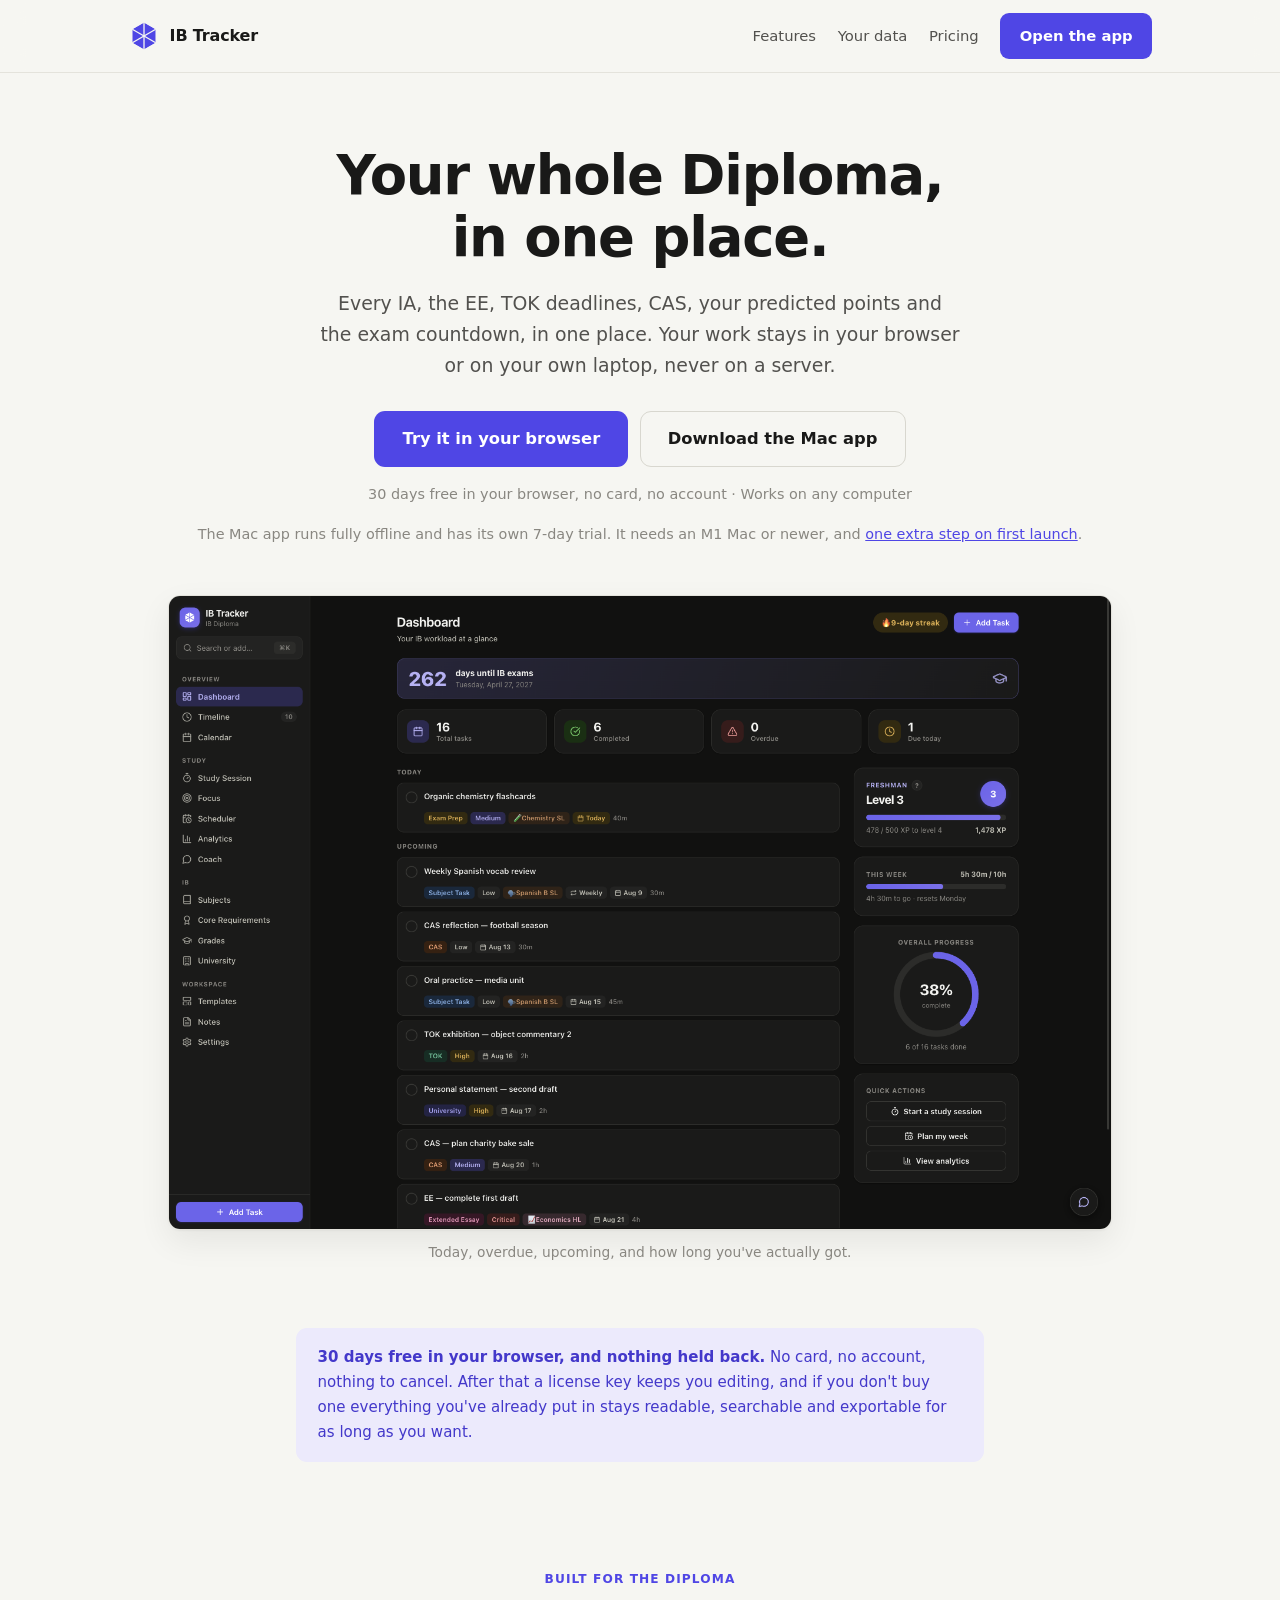
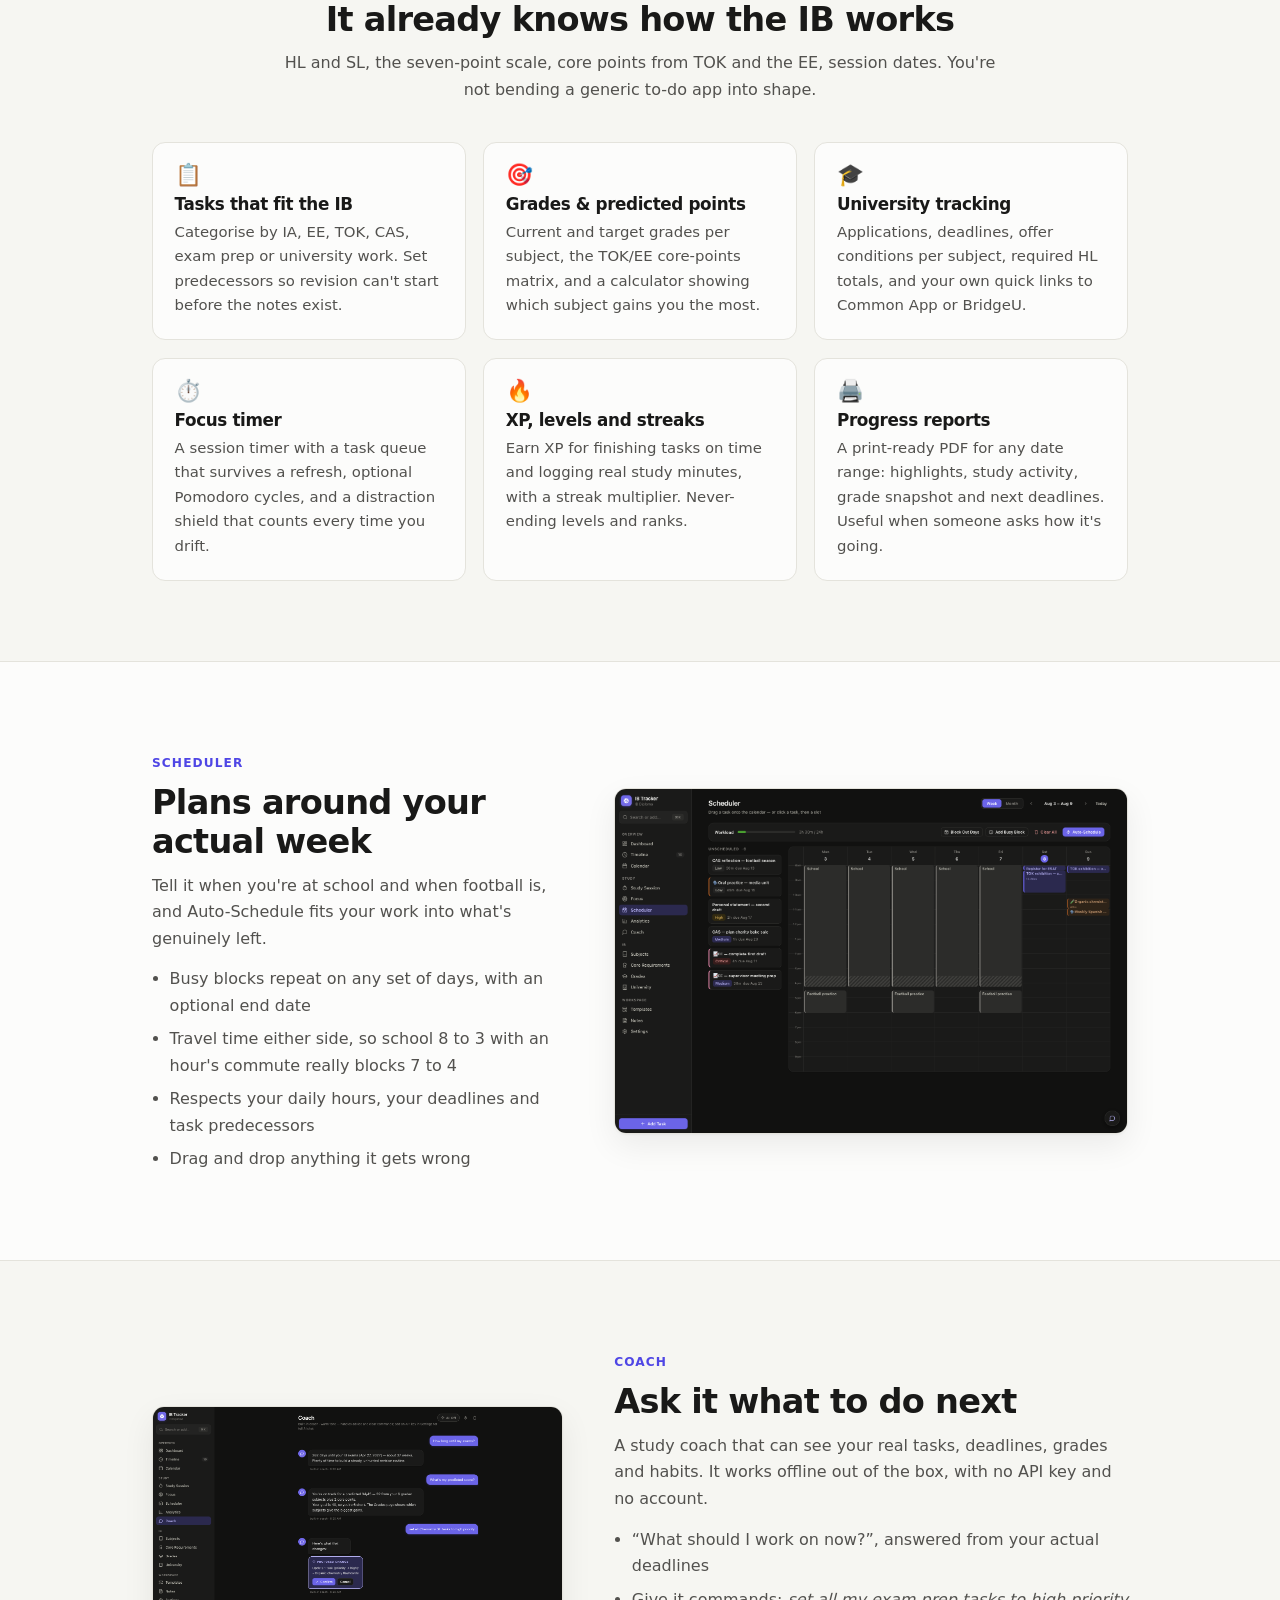
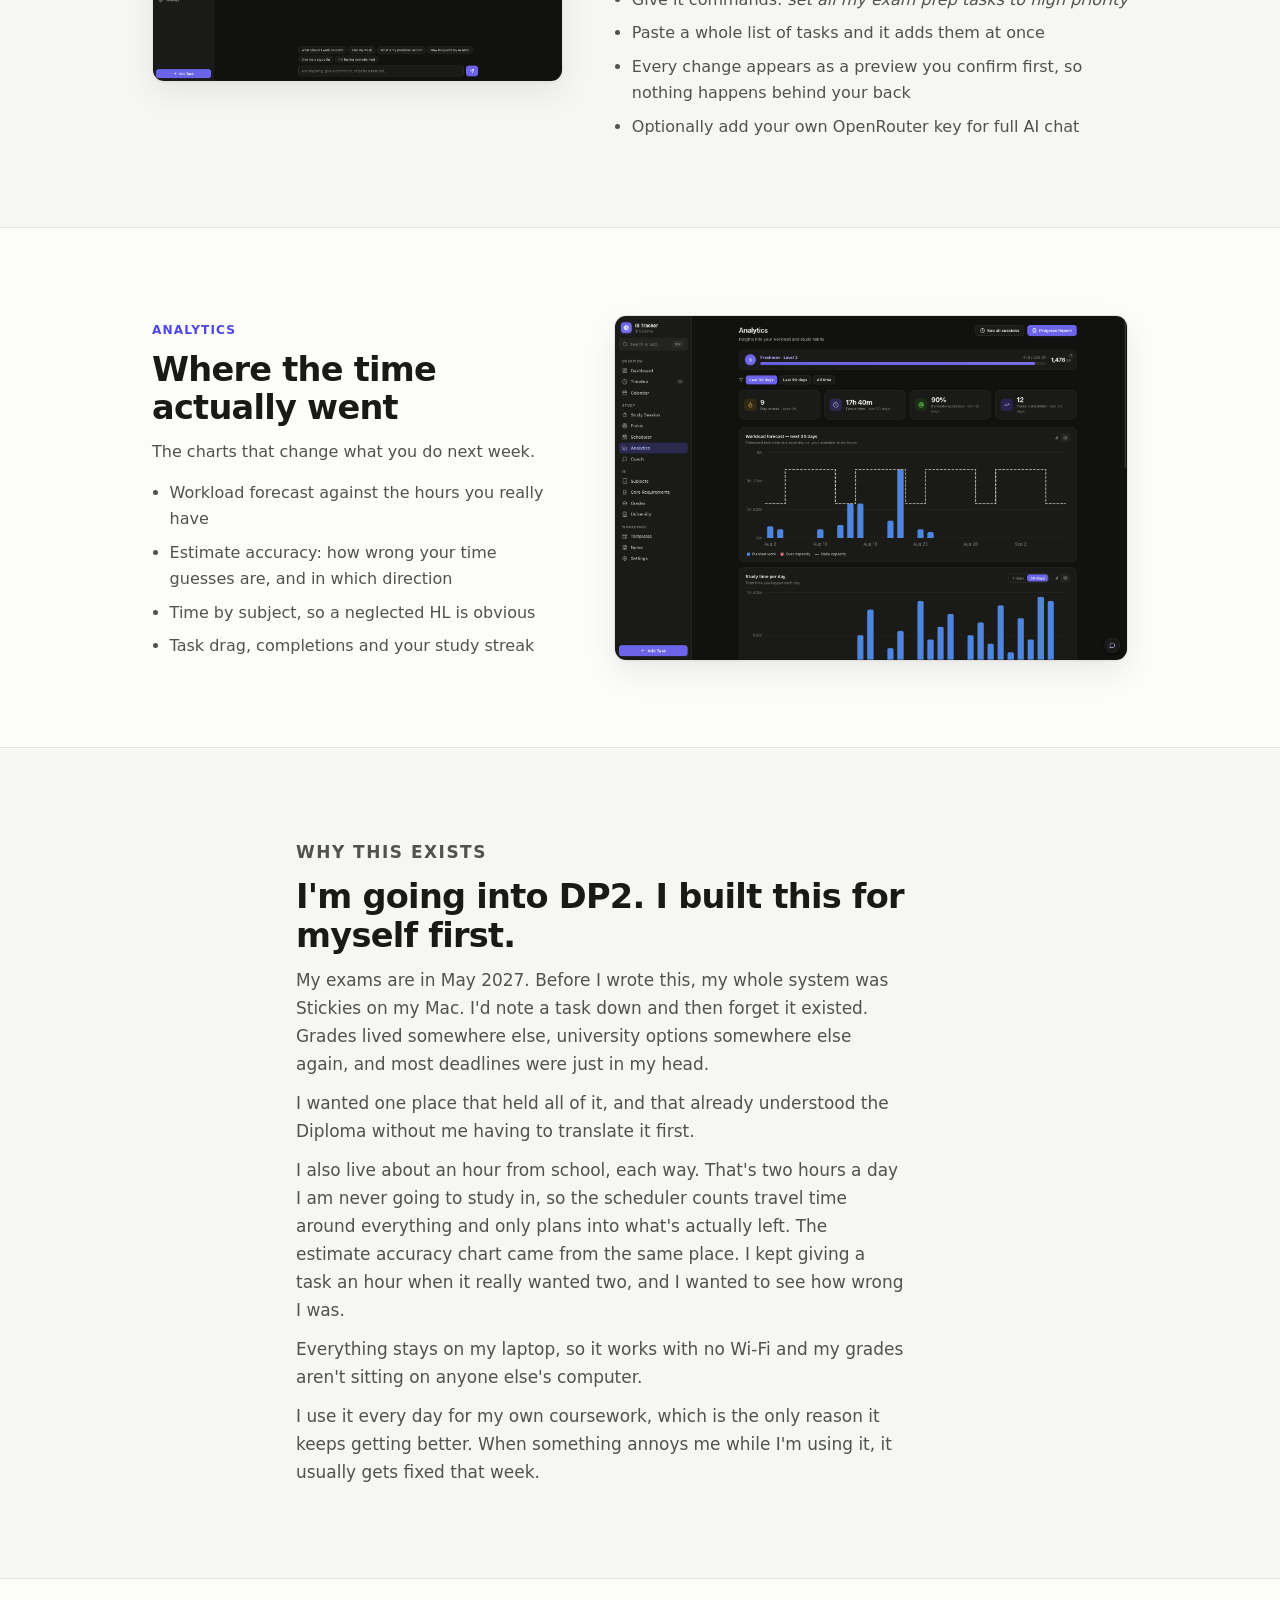
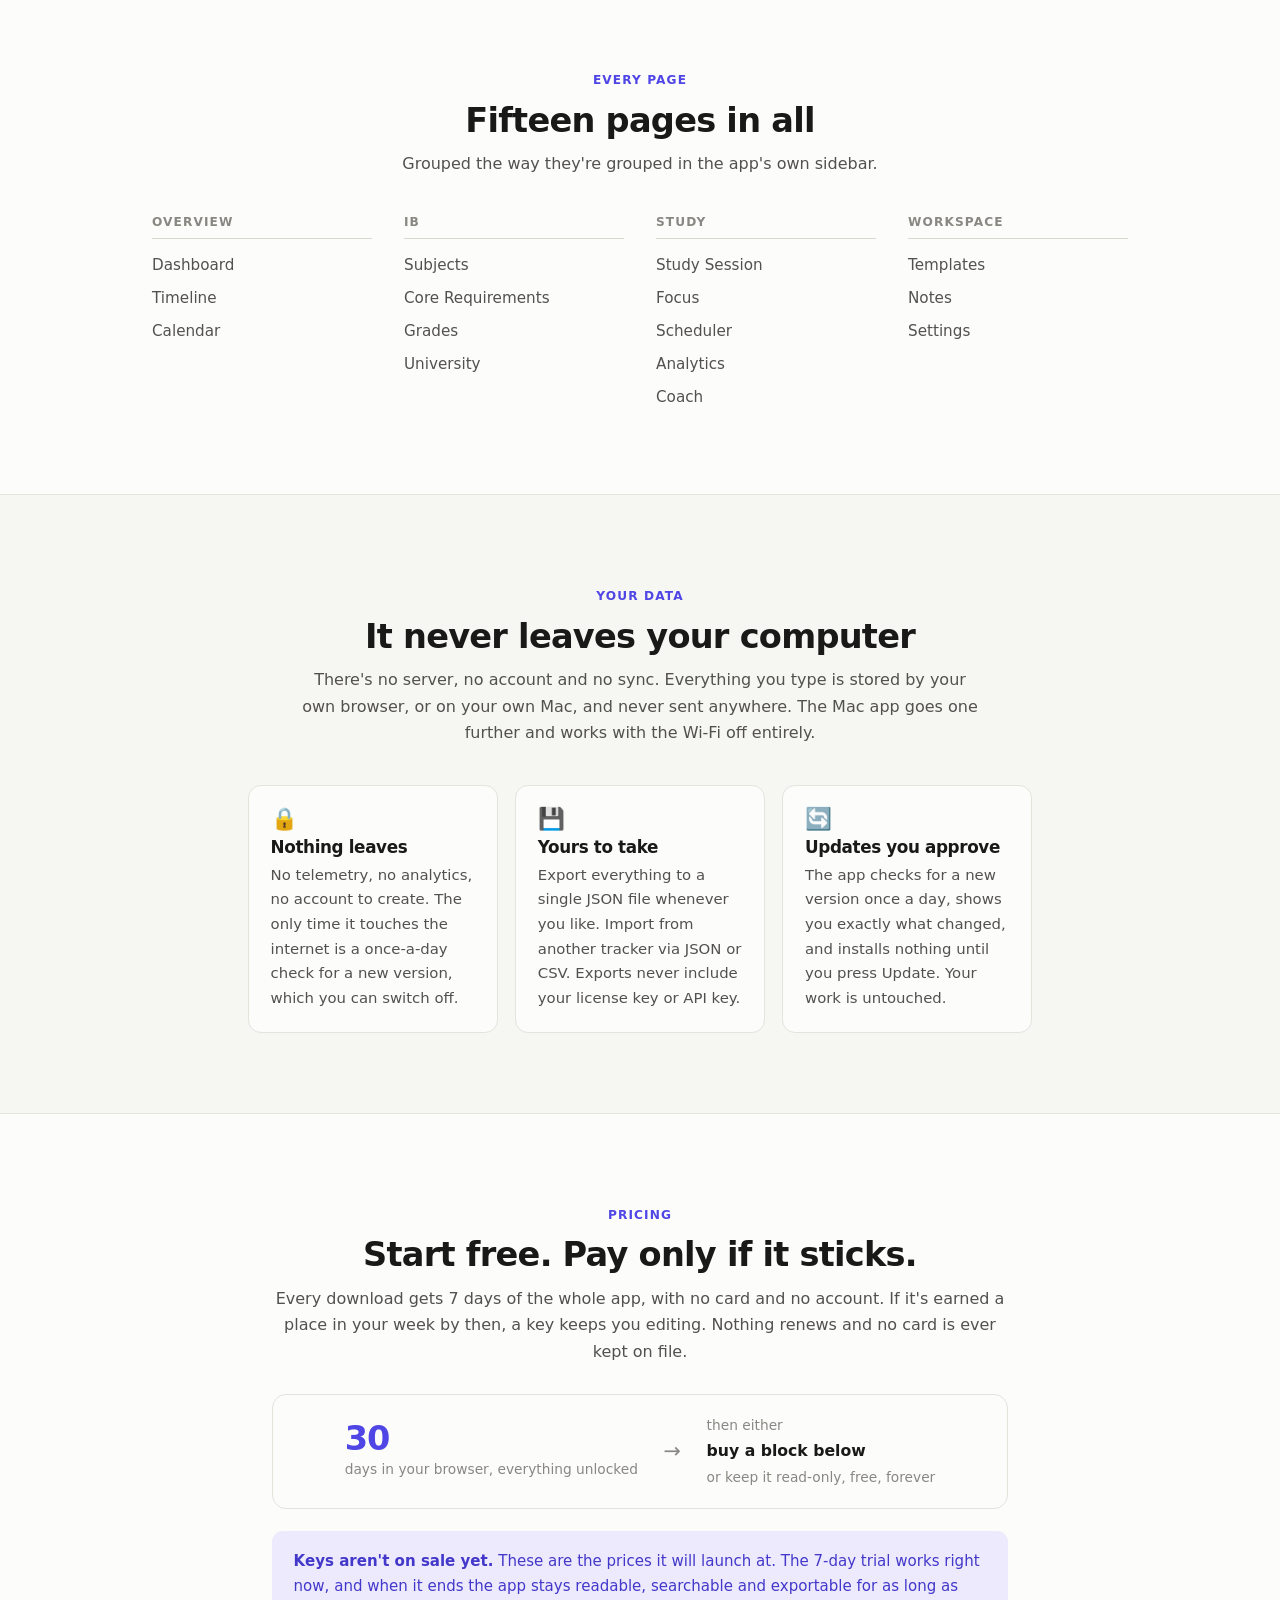
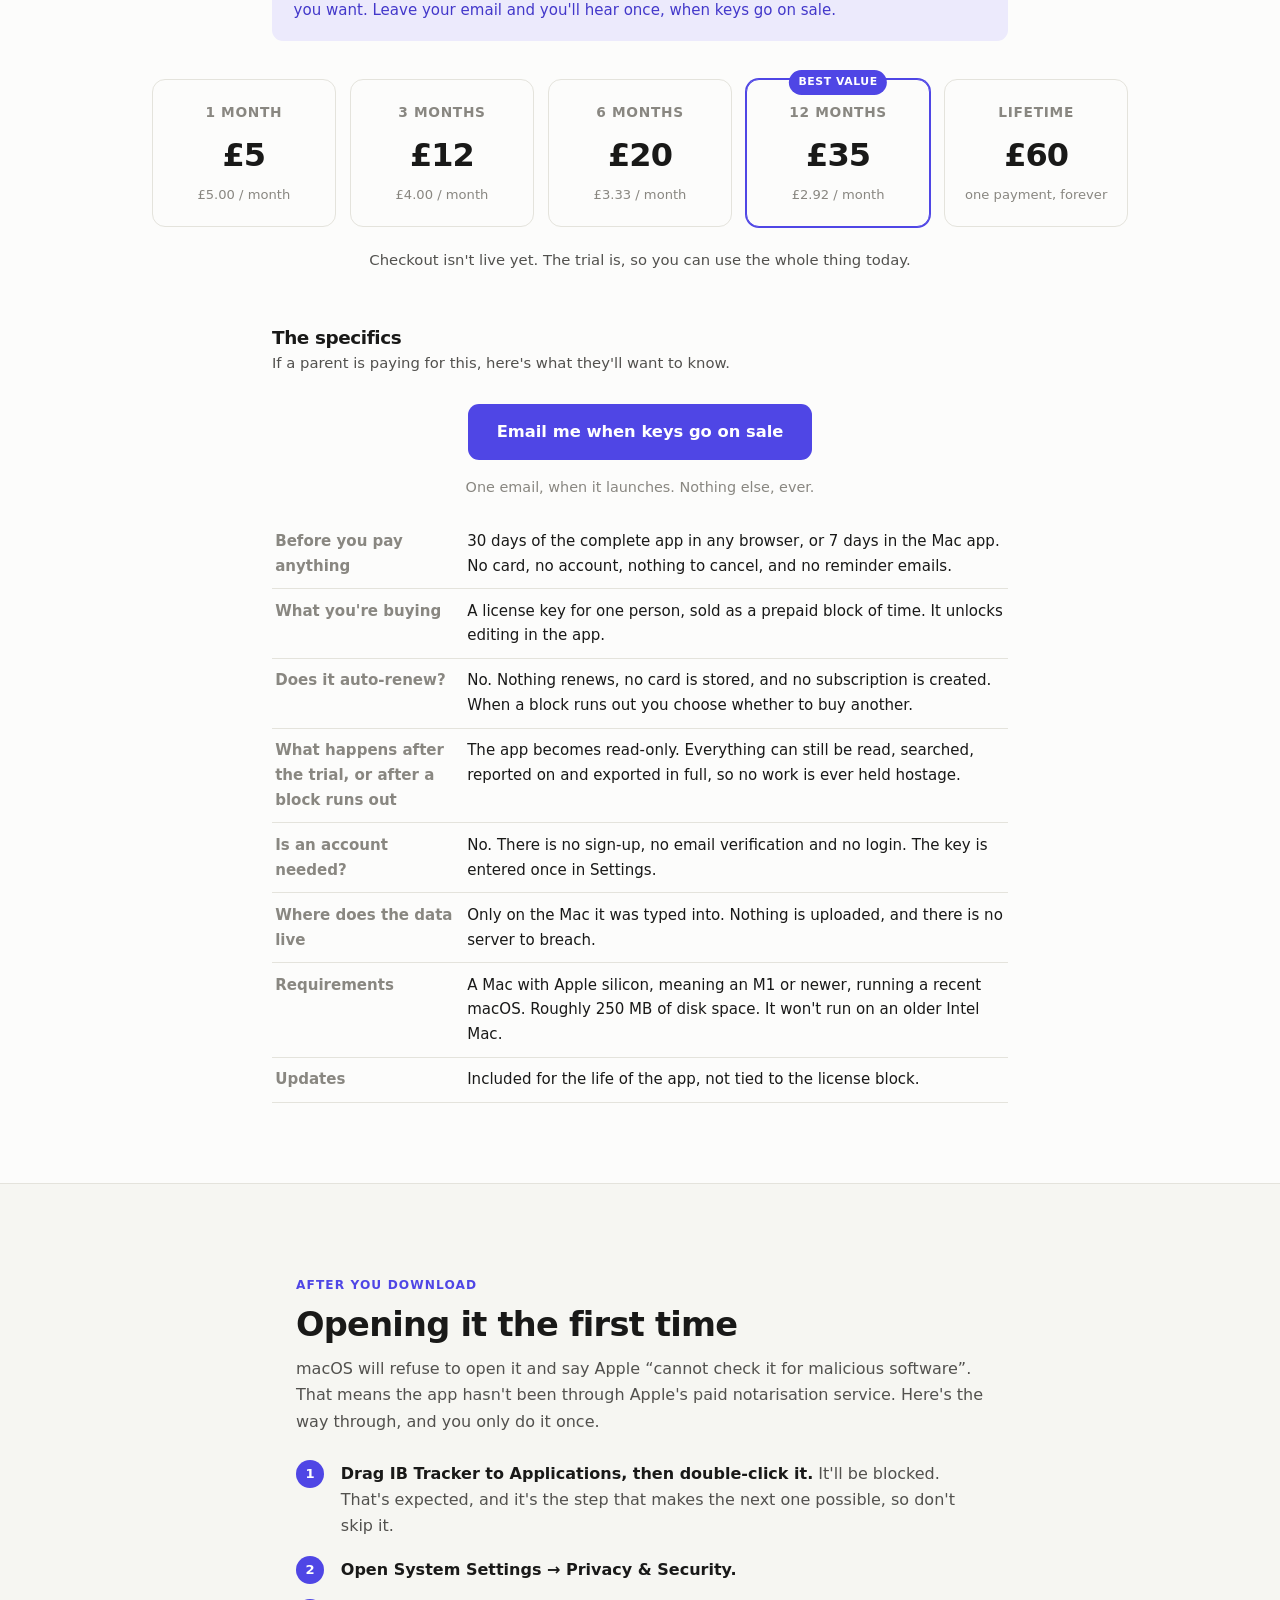
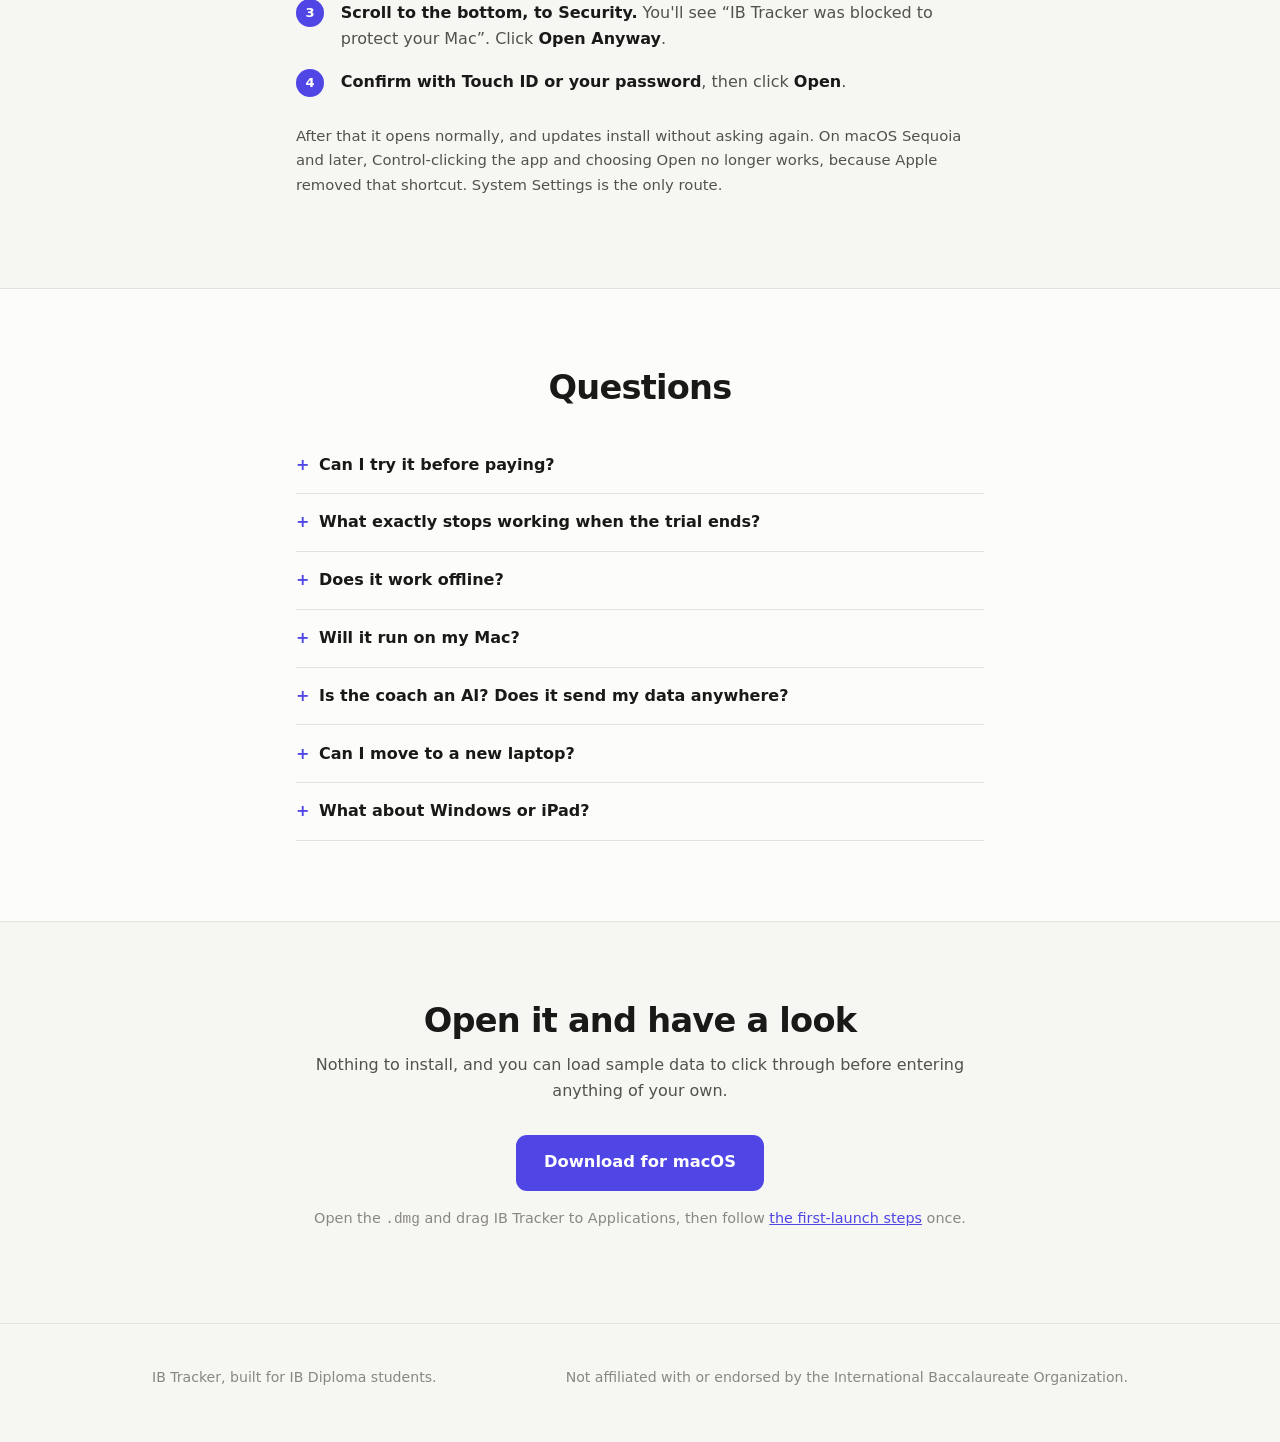
<file: docs/index.html>
<!DOCTYPE html>
<html lang="en">
<head>
<meta charset="utf-8">
<meta name="viewport" content="width=device-width, initial-scale=1">
<title>IB Tracker: your whole Diploma in one place</title>
<meta name="description" content="Tasks, deadlines, IAs, the EE, predicted points and a study coach for IB Diploma students. Runs in your browser or as a Mac app, and keeps your data on your own computer.">
<link rel="icon" href="icon.svg" type="image/svg+xml">
<style>
  :root{
    --page:#f6f6f2; --surface:#fcfcfb; --surface-2:#f1f0ec; --surface-3:#e9e8e2;
    --ink:#191918; --ink-2:#52514e; --ink-3:#898781;
    --hairline:#e4e3dc; --hairline-2:#d8d7cf;
    --accent:#4f46e5; --accent-strong:#4338ca; --accent-ink:#fff;
    --accent-soft:#eceafc; --accent-soft-ink:#4338ca;
    --good:#0ca30c; --good-soft:#e3f4e3; --good-ink:#096f09;
    --shadow:0 1px 2px rgba(0,0,0,.04), 0 12px 32px rgba(0,0,0,.07);
  }
  @media (prefers-color-scheme: dark){
    :root{
      --page:#131312; --surface:#1a1a19; --surface-2:#232322; --surface-3:#2b2b29;
      --ink:#f2f1ed; --ink-2:#b9b7b0; --ink-3:#898781;
      --hairline:#33322f; --hairline-2:#3d3c38;
      --accent:#6c63f0; --accent-strong:#7d75f3;
      --accent-soft:#2b2950; --accent-soft-ink:#b6b1f7;
      --good:#2fbf6b; --good-soft:#16301f; --good-ink:#5fd88c;
      --shadow:0 1px 2px rgba(0,0,0,.3), 0 16px 40px rgba(0,0,0,.45);
    }
  }
  *{box-sizing:border-box}
  html{scroll-behavior:smooth}
  body{
    margin:0; background:var(--page); color:var(--ink);
    font:16px/1.65 ui-sans-serif,-apple-system,BlinkMacSystemFont,"Segoe UI",system-ui,sans-serif;
    -webkit-font-smoothing:antialiased;
  }
  .wrap{max-width:64rem;margin:0 auto;padding:0 1.5rem}
  .narrow{max-width:46rem;margin-left:auto;margin-right:auto}
  h1,h2,h3{letter-spacing:-.022em;line-height:1.15;margin:0}
  h1{font-size:clamp(2.2rem,5.5vw,3.4rem)}
  h2{font-size:clamp(1.55rem,3.2vw,2.1rem);margin-bottom:.6rem}
  h3{font-size:1.05rem;margin-bottom:.3rem}
  p{margin:.7rem 0}
  a{color:var(--accent)}
  .muted{color:var(--ink-2)}
  .small{font-size:.925rem}
  .eyebrow{
    font-size:.76rem;font-weight:650;letter-spacing:.09em;text-transform:uppercase;
    color:var(--accent);margin-bottom:.7rem
  }

  /* header */
  header{position:sticky;top:0;z-index:20;backdrop-filter:blur(12px);
    background:color-mix(in srgb,var(--page) 88%,transparent);border-bottom:1px solid var(--hairline)}
  .bar{display:flex;align-items:center;justify-content:space-between;gap:1rem;padding:.8rem 0}
  .brand{display:flex;align-items:center;gap:.6rem;font-weight:700;letter-spacing:-.01em}
  /* A hexagon cut into six, for the six IB subject groups. The cuts are a mask,
     so the gaps are genuinely transparent and the mark sits on any surface in
     either theme.

     It does NOT survive being shrunk: the gaps scale with everything else and
     fragment the shape below about 24px. The favicon (icon.svg) is therefore a
     plain solid hexagon, which is the only version that still reads at 16px. */
  .logo{width:32px;height:32px;display:block;color:var(--accent)}
  .navlinks{display:flex;gap:1.35rem;align-items:center}
  .navlinks a{color:var(--ink-2);text-decoration:none;font-size:.925rem}
  .navlinks a:hover{color:var(--ink)}
  /* The Download button lives inside .navlinks, and `.navlinks a` outranks
     `.btn` on specificity, so it was being painted muted grey-purple on the
     accent fill and did not read as a button at all. */
  .navlinks a.btn{color:var(--accent-ink)}
  .navlinks a.btn:hover{color:var(--accent-ink)}
  @media (max-width:720px){ .navlinks a:not(.btn){display:none} }

  .btn{display:inline-block;background:var(--accent);color:var(--accent-ink);
    padding:.62rem 1.15rem;border-radius:9px;font-weight:600;font-size:.94rem;
    text-decoration:none;border:1px solid transparent;transition:background .15s}
  .btn:hover{background:var(--accent-strong)}
  .btn-lg{padding:.85rem 1.7rem;font-size:1.02rem;border-radius:11px}
  .btn-ghost{background:transparent;color:var(--ink);border-color:var(--hairline-2)}
  .btn-ghost:hover{background:var(--surface-2)}
  .btn[aria-disabled="true"]{background:var(--surface-3);color:var(--ink-3);
    border-color:var(--hairline);cursor:default;pointer-events:none}
  /* White on the dark-theme accent measures 4.49:1, just under the 4.5 needed
     for body-size text. Nudging only the button fill (not --accent, which would
     drag every link down with it) takes it to 4.86 and the hover to 5.88. */
  @media (prefers-color-scheme: dark){
    .btn:not(.btn-ghost){background:#655cec}
    .btn:not(.btn-ghost):hover{background:#574ee0}
  }

  section{padding:5rem 0}
  .hero{padding:4.5rem 0 3rem;text-align:center}
  .lede{font-size:1.18rem;color:var(--ink-2);max-width:40rem;margin:1.1rem auto 0}
  .cta-row{display:flex;gap:.7rem;justify-content:center;flex-wrap:wrap;margin-top:1.9rem}
  .cta-note{margin-top:1rem;font-size:.9rem;color:var(--ink-3)}

  .shot{width:100%;height:auto;display:block;border-radius:12px;
    border:1px solid var(--hairline);box-shadow:var(--shadow)}
  .shot-wrap{margin-top:3rem}
  figcaption{margin-top:.7rem;font-size:.86rem;color:var(--ink-3);text-align:center}

  .feature{display:grid;grid-template-columns:1fr 1.25fr;gap:3.2rem;align-items:center}
  .feature.flip .copy{order:2}
  @media (max-width:860px){ .feature{grid-template-columns:1fr;gap:1.8rem} .feature.flip .copy{order:0} }
  .feature ul{margin:.9rem 0 0;padding-left:1.1rem;color:var(--ink-2)}
  .feature li{margin-bottom:.45rem}

  .grid{display:grid;grid-template-columns:repeat(auto-fit,minmax(15rem,1fr));gap:1.1rem;margin-top:2.4rem}
  .card{background:var(--surface);border:1px solid var(--hairline);border-radius:13px;padding:1.35rem}
  .card p{margin:.35rem 0 0;font-size:.93rem;color:var(--ink-2)}
  .ico{font-size:1.35rem;line-height:1;margin-bottom:.55rem;display:block}

  .band{background:var(--surface);border-block:1px solid var(--hairline)}
  .note{background:var(--accent-soft);color:var(--accent-soft-ink);
    border-radius:11px;padding:1.1rem 1.35rem;font-size:.94rem}

  /* the maker note: set slightly larger and looser than body copy, because it
     is the one place on the page a person is speaking rather than a product */
  .maker p{font-size:1.06rem;color:var(--ink-2);max-width:38rem}
  .maker .sig{margin-top:1.4rem;font-size:.9rem;color:var(--ink-3)}

  /* pricing */
  .prices{display:grid;grid-template-columns:repeat(auto-fit,minmax(10.5rem,1fr));gap:.9rem;margin-top:2.4rem}
  .price{background:var(--surface);border:1px solid var(--hairline);border-radius:13px;
    padding:1.3rem 1.1rem;text-align:center;position:relative}
  .price.best{border-color:var(--accent);box-shadow:0 0 0 1px var(--accent)}
  .tag{position:absolute;top:-.62rem;left:50%;transform:translateX(-50%);
    background:var(--accent);color:#fff;font-size:.68rem;font-weight:650;
    letter-spacing:.05em;text-transform:uppercase;padding:.2rem .6rem;border-radius:99px;white-space:nowrap}
  .price .term{font-size:.86rem;color:var(--ink-3);font-weight:600;
    letter-spacing:.05em;text-transform:uppercase}
  .price .amt{font-size:2rem;font-weight:750;letter-spacing:-.03em;margin:.35rem 0 .1rem}
  .price .per{font-size:.82rem;color:var(--ink-3)}
  .price .btn{margin-top:1rem;width:100%;font-size:.88rem;padding:.5rem .5rem}

  /* The trial, stated as a shape rather than a sentence: what you get, then
     the fork at the end of it. Both branches are shown because "read-only
     forever, free" is the half people don't expect and the reason the trial
     isn't a trap. */
  .trial-strip{
    display:flex; align-items:center; justify-content:center; gap:1.6rem; flex-wrap:wrap;
    background:var(--surface); border:1px solid var(--hairline); border-radius:14px;
    padding:1.2rem 1.4rem; margin-top:1.8rem; text-align:left;
  }
  .trial-strip > div{display:flex; flex-direction:column; gap:.1rem}
  .ts-num{font-size:2.1rem; font-weight:750; letter-spacing:-.03em; line-height:1; color:var(--accent)}
  .ts-lab{font-size:.86rem; color:var(--ink-3)}
  .ts-opt{font-size:.98rem; font-weight:650; color:var(--ink)}
  .ts-arrow{font-size:1.3rem; color:var(--ink-3)}
  @media (max-width:560px){ .trial-strip{gap:.9rem} .ts-arrow{display:none} }

  table.specs{width:100%;border-collapse:collapse;margin-top:1.2rem;font-size:.94rem}
  table.specs th,table.specs td{text-align:left;padding:.6rem .2rem;border-bottom:1px solid var(--hairline);vertical-align:top}
  table.specs th{color:var(--ink-3);font-weight:600;width:12rem}
  @media (max-width:600px){ table.specs th{width:8.5rem} }

  details{border-bottom:1px solid var(--hairline);padding:.95rem 0}
  summary{cursor:pointer;font-weight:600;list-style:none}
  summary::-webkit-details-marker{display:none}
  summary::before{content:"+";color:var(--accent);font-weight:700;margin-right:.6rem}
  details[open] summary::before{content:"\2013"}
  details p{color:var(--ink-2);font-size:.95rem;margin:.55rem 0 0}

  .steps{counter-reset:s;list-style:none;padding:0;margin:1.6rem 0 0}
  .steps li{counter-increment:s;position:relative;padding:0 0 1.05rem 2.8rem;color:var(--ink-2)}
  .steps li::before{content:counter(s);position:absolute;left:0;top:-.05rem;
    width:1.75rem;height:1.75rem;border-radius:50%;background:var(--accent);color:#fff;
    font-size:.82rem;font-weight:700;display:grid;place-items:center}
  .steps strong{color:var(--ink)}

  /* the full page list. Names only: the point is to show the shape of the app,
     and a paragraph about each of fifteen pages is a wall nobody reads. */
  .pagelist{display:grid;grid-template-columns:repeat(auto-fit,minmax(10rem,1fr));
    gap:1.8rem 2rem;margin-top:2.4rem}
  .pagelist h3{font-size:.76rem;font-weight:650;letter-spacing:.09em;text-transform:uppercase;
    color:var(--ink-3);margin:0 0 .6rem;padding-bottom:.5rem;border-bottom:1px solid var(--hairline-2)}
  .pagelist ul{list-style:none;padding:0;margin:0;color:var(--ink-2);font-size:.95rem}
  .pagelist li{padding:.25rem 0}

  footer{border-top:1px solid var(--hairline);padding:2.6rem 0 3.4rem;color:var(--ink-3);font-size:.88rem}
  .foot{display:flex;justify-content:space-between;gap:1rem;flex-wrap:wrap}
</style>
</head>
<body>

<header>
  <div class="wrap bar">
    <span class="brand">
      <svg class="logo" viewBox="0 0 64 64" role="img" aria-label="IB Tracker">
        <defs>
          <mask id="hexcut">
            <path d="M32 5 L55.4 18.5 L55.4 45.5 L32 59 L8.6 45.5 L8.6 18.5 Z" fill="#fff"/>
            <g stroke="#000" stroke-width="2.6">
              <line x1="32" y1="32" x2="32" y2="5"/><line x1="32" y1="32" x2="55.4" y2="18.5"/>
              <line x1="32" y1="32" x2="55.4" y2="45.5"/><line x1="32" y1="32" x2="32" y2="59"/>
              <line x1="32" y1="32" x2="8.6" y2="45.5"/><line x1="32" y1="32" x2="8.6" y2="18.5"/>
            </g>
          </mask>
        </defs>
        <path d="M32 5 L55.4 18.5 L55.4 45.5 L32 59 L8.6 45.5 L8.6 18.5 Z"
              fill="currentColor" mask="url(#hexcut)"/>
      </svg>
      IB Tracker</span>
    <nav class="navlinks">
      <a href="#features">Features</a>
      <a href="#data">Your data</a>
      <a href="#pricing">Pricing</a>
      <a class="btn" href="app/">Open the app</a>
    </nav>
  </div>
</header>

<!-- ───────────────────────── hero ───────────────────────── -->
<div class="wrap hero">
  <h1>Your whole Diploma,<br>in one place.</h1>
  <p class="lede">
    Every IA, the EE, TOK deadlines, CAS, your predicted points and the exam
    countdown, in one place. Your work stays in your browser or on your own
    laptop, never on a server.
  </p>
  <div class="cta-row">
    <a class="btn btn-lg" href="app/">Try it in your browser</a>
    <a class="btn btn-lg btn-ghost" href="https://github.com/ib-tracker/ib-tracker.github.io/releases/latest/download/IB.Tracker.dmg">Download the Mac app</a>
  </div>
  <p class="cta-note">
    30 days free in your browser, no card, no account · Works on any computer
  </p>
  <p class="cta-note">
    The Mac app runs fully offline and has its own 7-day trial. It needs an
    M1 Mac or newer, and <a href="#firstrun">one extra step on first launch</a>.
  </p>

  <figure class="shot-wrap">
    <img class="shot" src="img/dashboard.png" width="1600" height="1075" alt="The IB Tracker dashboard showing an exam countdown, today's tasks, study streak and XP level.">
    <figcaption>Today, overdue, upcoming, and how long you've actually got.</figcaption>
  </figure>
</div>

<!-- ───────────────── what the free version is, stated up front ───────────────── -->
<div class="wrap narrow" style="margin-bottom:1rem">
  <div class="note">
    <strong>30 days free in your browser, and nothing held back.</strong> No
    card, no account, nothing to cancel. After that a license key keeps you
    editing, and if you don't buy one everything you've already put in stays
    readable, searchable and exportable for as long as you want.
  </div>
</div>

<!-- ───────────────────────── features ───────────────────────── -->
<section id="features">
  <div class="wrap">
    <div class="narrow" style="text-align:center">
      <p class="eyebrow">Built for the Diploma</p>
      <h2>It already knows how the IB works</h2>
      <p class="muted">
        HL and SL, the seven-point scale, core points from TOK and the EE,
        session dates. You're not bending a generic to-do app into shape.
      </p>
    </div>

    <div class="grid">
      <div class="card"><span class="ico">📋</span><h3>Tasks that fit the IB</h3>
        <p>Categorise by IA, EE, TOK, CAS, exam prep or university work. Set predecessors so revision can't start before the notes exist.</p></div>
      <div class="card"><span class="ico">🎯</span><h3>Grades &amp; predicted points</h3>
        <p>Current and target grades per subject, the TOK/EE core-points matrix, and a calculator showing which subject gains you the most.</p></div>
      <div class="card"><span class="ico">🎓</span><h3>University tracking</h3>
        <p>Applications, deadlines, offer conditions per subject, required HL totals, and your own quick links to Common App or BridgeU.</p></div>
      <div class="card"><span class="ico">⏱️</span><h3>Focus timer</h3>
        <p>A session timer with a task queue that survives a refresh, optional Pomodoro cycles, and a distraction shield that counts every time you drift.</p></div>
      <div class="card"><span class="ico">🔥</span><h3>XP, levels and streaks</h3>
        <p>Earn XP for finishing tasks on time and logging real study minutes, with a streak multiplier. Never-ending levels and ranks.</p></div>
      <div class="card"><span class="ico">🖨️</span><h3>Progress reports</h3>
        <p>A print-ready PDF for any date range: highlights, study activity, grade snapshot and next deadlines. Useful when someone asks how it's going.</p></div>
    </div>
  </div>
</section>

<!-- ───────────────────────── scheduler ───────────────────────── -->
<section class="band">
  <div class="wrap feature">
    <div class="copy">
      <p class="eyebrow">Scheduler</p>
      <h2>Plans around your actual week</h2>
      <p class="muted">
        Tell it when you're at school and when football is, and Auto-Schedule
        fits your work into what's genuinely left.
      </p>
      <ul>
        <li>Busy blocks repeat on any set of days, with an optional end date</li>
        <li>Travel time either side, so school 8 to 3 with an hour's commute really blocks 7 to 4</li>
        <li>Respects your daily hours, your deadlines and task predecessors</li>
        <li>Drag and drop anything it gets wrong</li>
      </ul>
    </div>
    <figure style="margin:0">
      <img class="shot" src="img/scheduler.png" width="1600" height="1075" alt="The week view of the scheduler, with school and football blocked out and study sessions fitted around them.">
    </figure>
  </div>
</section>

<!-- ───────────────────────── coach ───────────────────────── -->
<section>
  <div class="wrap feature flip">
    <div class="copy">
      <p class="eyebrow">Coach</p>
      <h2>Ask it what to do next</h2>
      <p class="muted">
        A study coach that can see your real tasks, deadlines, grades and habits.
        It works offline out of the box, with no API key and no account.
      </p>
      <ul>
        <li>“What should I work on now?”, answered from your actual deadlines</li>
        <li>Give it commands: <em>set all my exam prep tasks to high priority</em></li>
        <li>Paste a whole list of tasks and it adds them at once</li>
        <li>Every change appears as a preview you confirm first, so nothing happens behind your back</li>
        <li>Optionally add your own OpenRouter key for full AI chat</li>
      </ul>
    </div>
    <figure style="margin:0">
      <img class="shot" src="img/coach.png" width="1600" height="1075" alt="The coach chat, showing advice about a Physics IA and a proposed change waiting to be confirmed.">
    </figure>
  </div>
</section>

<!-- ───────────────────────── analytics ───────────────────────── -->
<section class="band">
  <div class="wrap feature">
    <div class="copy">
      <p class="eyebrow">Analytics</p>
      <h2>Where the time actually went</h2>
      <p class="muted">
        The charts that change what you do next week.
      </p>
      <ul>
        <li>Workload forecast against the hours you really have</li>
        <li>Estimate accuracy: how wrong your time guesses are, and in which direction</li>
        <li>Time by subject, so a neglected HL is obvious</li>
        <li>Task drag, completions and your study streak</li>
      </ul>
    </div>
    <figure style="margin:0">
      <img class="shot" src="img/analytics.png" width="1600" height="1075" alt="Analytics charts showing workload forecast, time by subject and completions over time.">
    </figure>
  </div>
</section>

<!-- ───────────────────────── who made it ───────────────────────── -->
<section>
  <div class="wrap narrow maker">
    <p class="eyebrow">Why this exists</p>
    <h2>I'm going into DP2. I built this for myself first.</h2>
    <p>
      My exams are in May 2027. Before I wrote this, my whole system was
      Stickies on my Mac. I'd note a task down and then forget it existed.
      Grades lived somewhere else, university options somewhere else again,
      and most deadlines were just in my head.
    </p>
    <p>
      I wanted one place that held all of it, and that already understood the
      Diploma without me having to translate it first.
    </p>
    <p>
      I also live about an hour from school, each way. That's two hours a day
      I am never going to study in, so the scheduler counts travel time around
      everything and only plans into what's actually left. The estimate
      accuracy chart came from the same place. I kept giving a task an hour
      when it really wanted two, and I wanted to see how wrong I was.
    </p>
    <p>
      Everything stays on my laptop, so it works with no Wi-Fi and my grades
      aren't sitting on anyone else's computer.
    </p>
    <p>
      I use it every day for my own coursework, which is the only reason it
      keeps getting better. When something annoys me while I'm using it, it
      usually gets fixed that week.
    </p>
  </div>
</section>

<!-- ───────────────────── everything it does ───────────────────── -->
<section class="band" id="everything">
  <div class="wrap">
    <div class="narrow" style="text-align:center">
      <p class="eyebrow">Every page</p>
      <h2>Fifteen pages in all</h2>
      <p class="muted">
        Grouped the way they're grouped in the app's own sidebar.
      </p>
    </div>

    <div class="pagelist">
      <div>
        <h3>Overview</h3>
        <ul><li>Dashboard</li><li>Timeline</li><li>Calendar</li></ul>
      </div>
      <div>
        <h3>IB</h3>
        <ul><li>Subjects</li><li>Core Requirements</li><li>Grades</li><li>University</li></ul>
      </div>
      <div>
        <h3>Study</h3>
        <ul><li>Study Session</li><li>Focus</li><li>Scheduler</li><li>Analytics</li><li>Coach</li></ul>
      </div>
      <div>
        <h3>Workspace</h3>
        <ul><li>Templates</li><li>Notes</li><li>Settings</li></ul>
      </div>
    </div>
  </div>
</section>

<!-- ───────────────────────── data ───────────────────────── -->
<section id="data">
  <div class="wrap narrow" style="text-align:center">
    <p class="eyebrow">Your data</p>
    <h2>It never leaves your computer</h2>
    <p class="muted">
      There's no server, no account and no sync. Everything you type is stored
      by your own browser, or on your own Mac, and never sent anywhere. The Mac
      app goes one further and works with the Wi-Fi off entirely.
    </p>
  </div>
  <div class="wrap grid" style="max-width:52rem">
    <div class="card"><span class="ico">🔒</span><h3>Nothing leaves</h3>
      <p>No telemetry, no analytics, no account to create. The only time it touches the internet is a once-a-day check for a new version, which you can switch off.</p></div>
    <div class="card"><span class="ico">💾</span><h3>Yours to take</h3>
      <p>Export everything to a single JSON file whenever you like. Import from another tracker via JSON or CSV. Exports never include your license key or API key.</p></div>
    <div class="card"><span class="ico">🔄</span><h3>Updates you approve</h3>
      <p>The app checks for a new version once a day, shows you exactly what changed, and installs nothing until you press Update. Your work is untouched.</p></div>
  </div>
</section>

<!-- ───────────────────────── pricing ───────────────────────── -->
<section class="band" id="pricing">
  <div class="wrap">
    <div class="narrow" style="text-align:center">
      <p class="eyebrow">Pricing</p>
      <h2>Start free. Pay only if it sticks.</h2>
      <p class="muted">
        Every download gets 7 days of the whole app, with no card and no
        account. If it's earned a place in your week by then, a key keeps you
        editing. Nothing renews and no card is ever kept on file.
      </p>

      <div class="trial-strip">
        <div>
          <span class="ts-num">30</span>
          <span class="ts-lab">days in your browser, everything unlocked</span>
        </div>
        <div class="ts-arrow" aria-hidden="true">&rarr;</div>
        <div>
          <span class="ts-lab">then either</span>
          <span class="ts-opt">buy a block below</span>
          <span class="ts-lab">or keep it read-only, free, forever</span>
        </div>
      </div>

      <p class="note" style="text-align:left;margin-top:1.4rem">
        <strong>Keys aren't on sale yet.</strong> These are the prices it will
        launch at. The 7-day trial works right now, and when it ends the app
        stays readable, searchable and exportable for as long as you want.
        Leave your email and you'll hear once, when keys go on sale.
      </p>
    </div>

    <div class="prices">
      <div class="price">
        <div class="term">1 month</div><div class="amt">£5</div><div class="per">£5.00 / month</div>
      </div>
      <div class="price">
        <div class="term">3 months</div><div class="amt">£12</div><div class="per">£4.00 / month</div>
      </div>
      <div class="price">
        <div class="term">6 months</div><div class="amt">£20</div><div class="per">£3.33 / month</div>
      </div>
      <div class="price best">
        <span class="tag">Best value</span>
        <div class="term">12 months</div><div class="amt">£35</div><div class="per">£2.92 / month</div>
      </div>
      <div class="price">
        <div class="term">Lifetime</div><div class="amt">£60</div><div class="per">one payment, forever</div>
      </div>
    </div>

    <p class="small muted" style="text-align:center;margin-top:1.3rem">
      Checkout isn't live yet. The trial is, so you can use the whole thing today.
    </p>

    <!-- the specifics, for whoever is actually paying -->
    <div class="narrow" style="margin-top:3.4rem">
      <h3 style="font-size:1.15rem;margin-bottom:.2rem">The specifics</h3>
      <p class="small muted" style="margin-top:.2rem">
        If a parent is paying for this, here's what they'll want to know.
      </p>
      <div style="text-align:center;margin-top:1.8rem">
      <a class="btn btn-lg" id="waitlist-btn" href="https://forms.gle/1g1ohwxmRNSVuDug8"
         target="_blank" rel="noopener">Email me when keys go on sale</a>
      <p class="cta-note">One email, when it launches. Nothing else, ever.</p>
    </div>

    <table class="specs">
        <tr><th>Before you pay anything</th><td>30 days of the complete app in any browser, or 7 days in the Mac app. No card, no account, nothing to cancel, and no reminder emails.</td></tr>
        <tr><th>What you're buying</th><td>A license key for one person, sold as a prepaid block of time. It unlocks editing in the app.</td></tr>
        <tr><th>Does it auto-renew?</th><td>No. Nothing renews, no card is stored, and no subscription is created. When a block runs out you choose whether to buy another.</td></tr>
        <tr><th>What happens after the trial, or after a block runs out</th><td>The app becomes read-only. Everything can still be read, searched, reported on and exported in full, so no work is ever held hostage.</td></tr>
        <tr><th>Is an account needed?</th><td>No. There is no sign-up, no email verification and no login. The key is entered once in Settings.</td></tr>
        <tr><th>Where does the data live</th><td>Only on the Mac it was typed into. Nothing is uploaded, and there is no server to breach.</td></tr>
        <tr><th>Requirements</th><td>A Mac with Apple silicon, meaning an M1 or newer, running a recent macOS. Roughly 250&nbsp;MB of disk space. It won't run on an older Intel Mac.</td></tr>
        <tr><th>Updates</th><td>Included for the life of the app, not tied to the license block.</td></tr>
      </table>
    </div>
  </div>
</section>

<!-- ─────────────────── first launch ─────────────────── -->
<section id="firstrun">
  <div class="wrap narrow">
    <p class="eyebrow">After you download</p>
    <h2>Opening it the first time</h2>
    <p class="muted">
      macOS will refuse to open it and say Apple &ldquo;cannot check it for
      malicious software&rdquo;. That means the app hasn't been through Apple's
      paid notarisation service. Here's the way through, and you only do it once.
    </p>

    <ol class="steps">
      <li><strong>Drag IB Tracker to Applications, then double-click it.</strong>
          It'll be blocked. That's expected, and it's the step that makes the
          next one possible, so don't skip it.</li>
      <li><strong>Open System Settings &rarr; Privacy &amp; Security.</strong></li>
      <li><strong>Scroll to the bottom, to Security.</strong> You'll see
          &ldquo;IB Tracker was blocked to protect your Mac&rdquo;. Click
          <strong>Open Anyway</strong>.</li>
      <li><strong>Confirm with Touch ID or your password</strong>, then click
          <strong>Open</strong>.</li>
    </ol>

    <p class="small muted">
      After that it opens normally, and updates install without asking again.
      On macOS Sequoia and later, Control-clicking the app and choosing Open no
      longer works, because Apple removed that shortcut. System Settings is the
      only route.
    </p>
  </div>
</section>

<!-- ───────────────────────── faq ───────────────────────── -->
<section class="band">
  <div class="wrap narrow">
    <h2 style="text-align:center;margin-bottom:1.8rem">Questions</h2>

    <details><summary>Can I try it before paying?</summary>
      <p>Open it in your browser and you get 30 days of the whole app, with nothing held back and no card asked for. Setup takes a minute: it asks for your subjects, your exam date and how much time you actually have, and you're in. The Mac app has its own 7-day trial.</p>
      <p>There's no reminder email and nothing to cancel, because there's no account and no card. When your trial is up the app simply stops accepting new entries.</p></details>

    <details><summary>What exactly stops working when the trial ends?</summary>
      <p>Adding and changing things. Reading, searching, filtering, the analytics, progress reports and exporting all keep working, for as long as you want and at no cost. Nothing is deleted and you can take everything with you whenever you like.</p></details>

    <details><summary>Does it work offline?</summary>
      <p>Completely. There is no server. The only network request the app ever makes is a once-a-day version check, and that can be turned off in Settings.</p></details>

    <details><summary>Will it run on my Mac?</summary>
      <p>If it's an <strong>M1 or newer</strong>, yes. That's every Mac sold since about 2020, and every Mac sold new today.</p>
      <p>Not sure? Open the Apple menu in the top-left corner of your screen and choose <strong>About This Mac</strong>. If the Chip line says M1, M2, M3, M4 or similar, you're fine. If it says Intel, this won't run.</p>
      <p>It also needs one extra step the first time you open it, because it isn't distributed through the App Store. The steps are in <a href="#firstrun">opening it the first time</a>.</p></details>

    <details><summary>Is the coach an AI? Does it send my data anywhere?</summary>
      <p>The built-in coach runs entirely on your machine and sends nothing. If you want full AI conversations you can add your own OpenRouter API key, and only then is your study data sent to OpenRouter when you chat. The key is stored locally and is never included in backups.</p></details>

    <details><summary>Can I move to a new laptop?</summary>
      <p>Export a backup from Settings, install the app on the new Mac, and import it. Your license key is not stored in the backup file, so keep the email it came in and enter it again in Settings.</p></details>

    <details><summary>What about Windows or iPad?</summary>
      <p>Not yet, this is a Mac app today. The core also runs as a plain web page in any browser, but the Mac app is the supported way to use it.</p></details>
  </div>
</section>

<!-- ───────────────────────── closing cta ───────────────────────── -->
<section style="text-align:center">
  <div class="wrap narrow">
    <h2>Open it and have a look</h2>
    <p class="muted">Nothing to install, and you can load sample data to click through before entering anything of your own.</p>
    <div class="cta-row">
      <a class="btn btn-lg" href="https://github.com/ib-tracker/ib-tracker.github.io/releases/latest/download/IB.Tracker.dmg">Download for macOS</a>
    </div>
    <p class="cta-note">
      Open the <code>.dmg</code> and drag IB Tracker to Applications, then follow
      <a href="#firstrun">the first-launch steps</a> once.
    </p>
  </div>
</section>

<footer>
  <div class="wrap foot">
    <span>IB Tracker, built for IB Diploma students.</span>
    <span>Not affiliated with or endorsed by the International Baccalaureate Organization.</span>
  </div>
</footer>

<script>
  /* The first-launch instructions live in a <details> so they sit with the other
     FAQ answers, but browsers scroll to a linked <details> without opening it.
     Someone arriving from "how to open it" has just been blocked by macOS and
     would land on a collapsed section, which is the worst possible moment to
     hide the answer. Open it on click, and on load for a pasted #firstrun link. */
  function openLinkedDetails(id) {
    var el = id && document.getElementById(id);
    if (el && el.tagName === "DETAILS") { el.open = true; return el; }
    return null;
  }
  document.addEventListener("click", function (e) {
    var a = e.target.closest && e.target.closest("a[href]");
    if (!a) return;
    var href = a.getAttribute("href") || "";
    if (href.charAt(0) === "#") { openLinkedDetails(href.slice(1)); return; }

    /* Downloading is the moment people hit the Gatekeeper wall, and the steps
       are useless if they have to go looking. The link is left alone, since the
       browser starts the .dmg on its own and does not navigate, and the page
       moves to the instructions underneath it. */
    if (href.indexOf("/releases/latest/download/") !== -1) {
      var target = document.getElementById("firstrun");
      if (target) setTimeout(function () { target.scrollIntoView({ behavior: "smooth", block: "start" }); }, 250);
    }
  });
  window.addEventListener("hashchange", function () {
    openLinkedDetails(location.hash.slice(1));
  });
  if (location.hash) {
    var t = openLinkedDetails(location.hash.slice(1));
    if (t) t.scrollIntoView();
  }
</script>

</body>
</html>
</file>
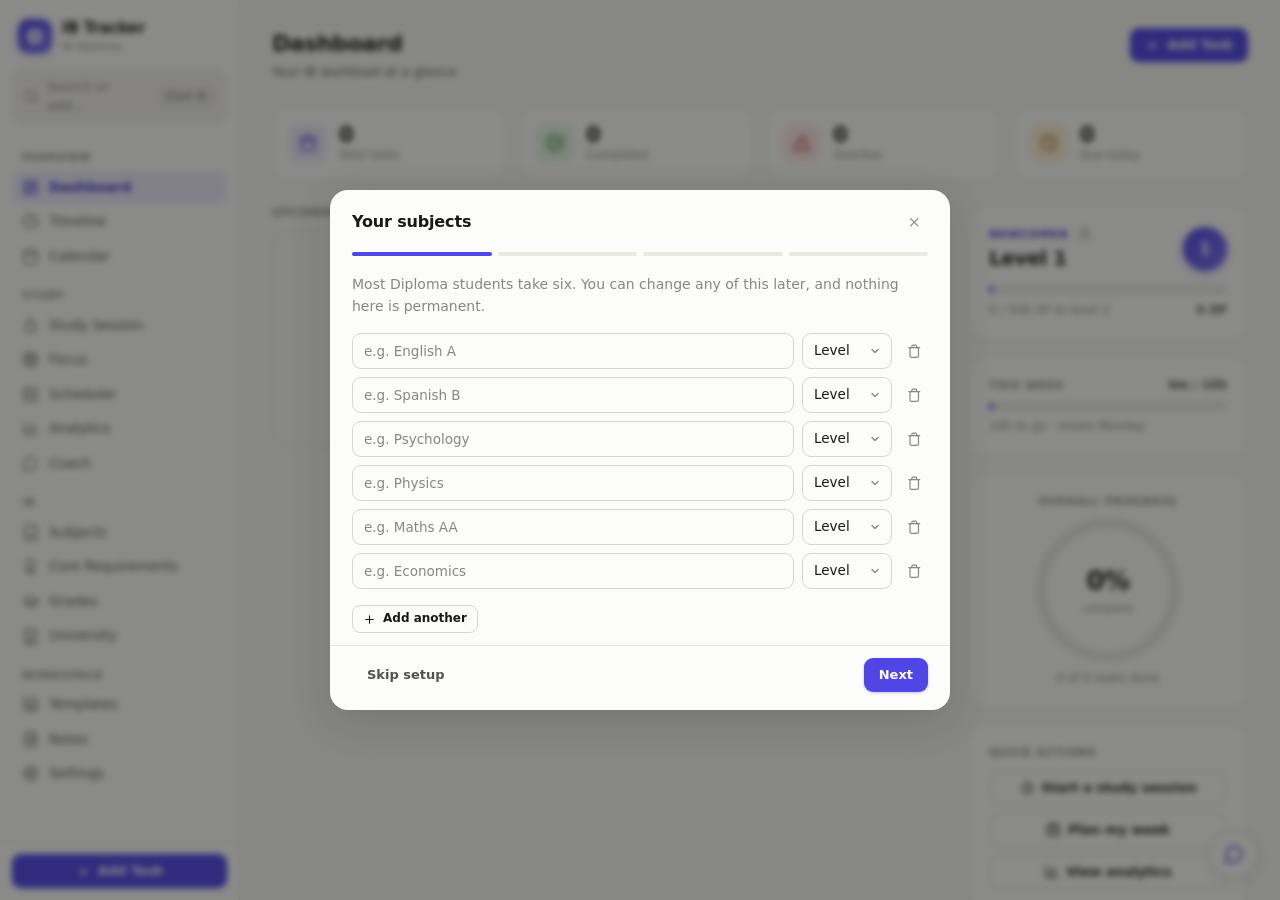
<file: docs/app/index.html>
<!DOCTYPE html>
<html lang="en">
<head>
<meta charset="UTF-8">
<meta name="viewport" content="width=device-width, initial-scale=1.0">
<title>IB Tracker</title>
<link rel="icon" href="data:image/svg+xml,<svg xmlns='http://www.w3.org/2000/svg' viewBox='0 0 100 100'><rect width='100' height='100' rx='22' fill='%234f46e5'/><text x='50' y='68' font-size='48' font-weight='bold' font-family='-apple-system,sans-serif' fill='white' text-anchor='middle'>IB</text></svg>">
<link rel="stylesheet" href="css/styles.css">
</head>
<body>
<div id="app">
  <div class="app-shell">
    <div class="sidebar-scrim" id="sidebar-scrim"></div>
    <aside class="sidebar" id="sidebar"></aside>
    <div class="main-col">
      <header class="mobile-header" id="mobile-header"></header>
      <main class="main" id="main"></main>
    </div>
  </div>
  <div id="floating-timer"></div>
  <div id="coach-bubble"></div>
  <div id="modal-root"></div>
  <div id="toast-root"></div>
  <div id="chart-tooltip" class="chart-tooltip" hidden></div>
</div>
<script src="js/version.js"></script>
<script src="js/core.js"></script>
<script src="js/icons.js"></script>
<script src="js/data.js"></script>
<script src="js/gamify.js"></script>
<script src="js/ui.js"></script>
<script src="js/charts.js"></script>
<script src="js/timer.js"></script>
<script src="js/coach.js"></script>
<script src="js/taskui.js"></script>
<script src="js/report.js"></script>
<script src="js/search.js"></script>
<script src="js/tour.js"></script>
<script src="js/setup.js"></script>
<script src="js/update.js"></script>
<script src="js/license.js"></script>
<script src="js/pages/dashboard.js"></script>
<script src="js/pages/timeline.js"></script>
<script src="js/pages/subjects.js"></script>
<script src="js/pages/core.js"></script>
<script src="js/pages/calendar.js"></script>
<script src="js/pages/study.js"></script>
<script src="js/pages/focus.js"></script>
<script src="js/pages/scheduler.js"></script>
<script src="js/pages/analytics.js"></script>
<script src="js/pages/coach.js"></script>
<script src="js/pages/grades.js"></script>
<script src="js/pages/university.js"></script>
<script src="js/pages/templates.js"></script>
<script src="js/pages/notes.js"></script>
<script src="js/pages/settings.js"></script>
<script src="js/app.js"></script>
</body>
</html>
</file>
<file: docs/app/css/styles.css>
/* ============================================================
   IB Study Tracker
   Design system: warm neutral surfaces, indigo accent,
   validated dataviz palette, light + dark themes.
   ============================================================ */

:root {
  /* Surfaces & ink (warm neutrals) */
  --page: #f6f6f2;
  --surface: #fcfcfb;
  --surface-2: #f1f0ec;
  --surface-3: #e9e8e2;
  --ink: #191918;
  --ink-2: #52514e;
  --ink-3: #898781;
  --hairline: #e4e3dc;
  --hairline-2: #d8d7cf;
  --grid: #ecebe5;

  /* Accent */
  --accent: #4f46e5;
  --accent-strong: #4338ca;
  --accent-ink: #ffffff;
  --accent-soft: #eceafc;
  --accent-soft-ink: #4338ca;

  /* Status (fixed, from validated palette) */
  --good: #0ca30c;
  --good-soft: #e3f4e3;
  --good-ink: #096f09;
  --warning: #b97a00;
  --warning-soft: #fdf0d7;
  --warning-ink: #8a5c02;
  --danger: #d03b3b;
  --danger-soft: #fbe7e7;
  --danger-ink: #b02929;

  /* Categorical series (validated light-mode set) */
  --series-1: #2a78d6;
  --series-2: #1baf7a;
  --series-3: #eda100;
  --series-4: #008300;
  --series-5: #4a3aa7;
  --series-6: #e34948;
  --series-7: #e87ba4;
  --series-8: #eb6834;
  --dim-mark: #c9c8c0;

  /* Category chips */
  --cat-ia: #ede9fe;        --cat-ia-ink: #6d28d9;
  --cat-subject: #e0edfb;   --cat-subject-ink: #1d5da8;
  --cat-exam: #fdf0d7;      --cat-exam-ink: #8a5c02;
  --cat-tok: #dcf3ea;       --cat-tok-ink: #0f7a55;
  --cat-ee: #fde8ef;        --cat-ee-ink: #b02362;
  --cat-cas: #ffe9de;       --cat-cas-ink: #b4470f;
  --cat-uni: #e5e7fb;       --cat-uni-ink: #4338ca;

  --shadow-1: 0 1px 2px rgba(25, 25, 24, .05);
  --shadow-2: 0 4px 16px rgba(25, 25, 24, .09);
  --shadow-3: 0 12px 40px rgba(25, 25, 24, .16);
  --r-sm: 8px;
  --r-md: 12px;
  --r-lg: 16px;
  --font: -apple-system, BlinkMacSystemFont, "SF Pro Text", "Segoe UI", system-ui, Roboto, sans-serif;
  --mono: ui-monospace, "SF Mono", SFMono-Regular, Menlo, Consolas, monospace;
}

[data-theme="dark"] {
  --page: #111110;
  --surface: #1a1a19;
  --surface-2: #232322;
  --surface-3: #2c2c2a;
  --ink: #f4f4f0;
  --ink-2: #c3c2b7;
  --ink-3: #898781;
  --hairline: #2c2c2a;
  --hairline-2: #383835;
  --grid: #242423;

  --accent: #6c63f0;
  --accent-strong: #7d75f3;
  --accent-ink: #ffffff;
  --accent-soft: #2b2950;
  --accent-soft-ink: #b6b1f7;

  --good: #0ca30c;
  --good-soft: #12300f;
  --good-ink: #5ecb5e;
  --warning: #fab219;
  --warning-soft: #34290d;
  --warning-ink: #e3af45;
  --danger: #e66767;
  --danger-soft: #3a1a1a;
  --danger-ink: #ef8f8f;

  /* Categorical series (dark-mode steps) */
  --series-1: #3987e5;
  --series-2: #199e70;
  --series-3: #c98500;
  --series-4: #008300;
  --series-5: #9085e9;
  --series-6: #e66767;
  --series-7: #d55181;
  --series-8: #d95926;
  --dim-mark: #4a4a46;

  --cat-ia: #2c2350;       --cat-ia-ink: #c0b3f5;
  --cat-subject: #16283d;  --cat-subject-ink: #86b6ef;
  --cat-exam: #34290d;     --cat-exam-ink: #e3af45;
  --cat-tok: #0e2e23;      --cat-tok-ink: #57c99d;
  --cat-ee: #391525;       --cat-ee-ink: #ee94ba;
  --cat-cas: #38200f;      --cat-cas-ink: #f09b6c;
  --cat-uni: #232345;      --cat-uni-ink: #a5a0f2;

  --shadow-1: 0 1px 2px rgba(0, 0, 0, .4);
  --shadow-2: 0 4px 16px rgba(0, 0, 0, .5);
  --shadow-3: 0 12px 40px rgba(0, 0, 0, .6);
}

/* ---------- Reset & base ---------- */
* { box-sizing: border-box; margin: 0; padding: 0; }
html, body { height: 100%; }
body {
  font-family: var(--font);
  font-size: 14px;
  color: var(--ink);
  background: var(--page);
  -webkit-font-smoothing: antialiased;
  line-height: 1.45;
}
button { font: inherit; color: inherit; background: none; border: none; cursor: pointer; }
input, select, textarea { font: inherit; color: inherit; }
a { color: inherit; text-decoration: none; }
h1, h2, h3, h4 { font-weight: 650; letter-spacing: -0.01em; }
::placeholder { color: var(--ink-3); }
:focus-visible { outline: 2px solid var(--accent); outline-offset: 2px; border-radius: 4px; }

/* ---------- App shell ---------- */
.app-shell { display: flex; height: 100vh; height: 100dvh; overflow: hidden; }
.main-col { flex: 1; display: flex; flex-direction: column; min-width: 0; }
.main { flex: 1; overflow-y: auto; scroll-behavior: smooth; }
.page { padding: 28px 32px 96px; max-width: 1120px; margin: 0 auto; }
.page.narrow { max-width: 720px; }
.page.wide { max-width: 1320px; }

.page-head { margin-bottom: 24px; display: flex; align-items: flex-start; justify-content: space-between; gap: 16px; flex-wrap: wrap; }
.page-head h1 { font-size: 22px; letter-spacing: -0.02em; }
.page-head .sub { color: var(--ink-2); font-size: 13px; margin-top: 3px; }

/* ---------- Sidebar ---------- */
.sidebar {
  width: 240px; flex-shrink: 0; background: var(--surface);
  border-right: 1px solid var(--hairline);
  display: flex; flex-direction: column; z-index: 50;
}
.sidebar-brand { display: flex; align-items: center; gap: 10px; padding: 18px 18px 14px; }
.brand-mark {
  width: 34px; height: 34px; border-radius: 10px; flex-shrink: 0;
  background: linear-gradient(135deg, var(--accent), #7c6ff0);
  color: #fff;
  display: flex; align-items: center; justify-content: center;
  box-shadow: 0 2px 8px rgba(79, 70, 229, .35);
}
/* The hexagon is cut into six by a mask, so the gaps are transparent and the
   tile's gradient shows through them rather than a flat colour having to be
   matched. Sized well inside the tile so the points don't touch the corners. */
.brand-mark .brand-hex { width: 62%; height: 62%; display: block; }
.brand-mark-sm { width: 26px; height: 26px; border-radius: 8px; }
.brand-name { font-weight: 700; font-size: 15px; letter-spacing: -0.01em; }
.brand-sub { font-size: 11px; color: var(--ink-3); margin-top: -1px; }
.sidebar-nav { flex: 1; overflow-y: auto; padding: 4px 12px 12px; }
.nav-group-label {
  font-size: 10.5px; font-weight: 700; text-transform: uppercase; letter-spacing: .08em;
  color: var(--ink-3); padding: 14px 10px 5px;
}
.nav-item {
  display: flex; align-items: center; gap: 10px; width: 100%;
  padding: 7px 10px; border-radius: 9px; margin-bottom: 1px;
  font-size: 13.5px; font-weight: 500; color: var(--ink-2);
  transition: background .12s, color .12s;
}
.nav-item svg { width: 17px; height: 17px; flex-shrink: 0; opacity: .8; }
.nav-item:hover { background: var(--surface-2); color: var(--ink); }
.nav-item.active { background: var(--accent-soft); color: var(--accent-soft-ink); font-weight: 600; }
.nav-item.active svg { opacity: 1; }
.nav-count {
  margin-left: auto; font-size: 11px; font-weight: 600; color: var(--ink-3);
  background: var(--surface-2); border-radius: 99px; padding: 1px 7px;
}
.nav-item.active .nav-count { background: color-mix(in srgb, var(--accent) 18%, transparent); color: var(--accent-soft-ink); }
.sidebar-foot { padding: 12px; border-top: 1px solid var(--hairline); }

.sidebar-scrim { display: none; }
.mobile-header { display: none; }

@media (max-width: 900px) {
  .sidebar {
    position: fixed; top: 0; left: 0; bottom: 0;
    transform: translateX(-100%); transition: transform .22s ease;
    box-shadow: var(--shadow-3);
  }
  .sidebar.open { transform: translateX(0); }
  .sidebar-scrim {
    display: none; position: fixed; inset: 0; z-index: 40;
    background: rgba(15, 15, 14, .45); backdrop-filter: blur(2px);
  }
  .sidebar-scrim.show { display: block; }
  .mobile-header {
    display: flex; align-items: center; gap: 10px;
    padding: 10px 14px; background: var(--surface);
    border-bottom: 1px solid var(--hairline);
  }
  .page { padding: 20px 16px 96px; }
}

/* ---------- Buttons ---------- */
.btn {
  display: inline-flex; align-items: center; justify-content: center; gap: 7px;
  height: 34px; padding: 0 14px; border-radius: 9px;
  font-size: 13px; font-weight: 600; white-space: nowrap;
  border: 1px solid transparent; transition: background .12s, border-color .12s, transform .05s;
  user-select: none;
}
.btn svg { width: 15px; height: 15px; }
.btn:active { transform: translateY(1px); }
.btn:disabled { opacity: .45; pointer-events: none; }
.btn-primary { background: var(--accent); color: var(--accent-ink); box-shadow: 0 1px 3px rgba(79,70,229,.3); }
.btn-primary:hover { background: var(--accent-strong); }
.btn-outline { background: var(--surface); border-color: var(--hairline-2); color: var(--ink); }
.btn-outline:hover { background: var(--surface-2); }
.btn-ghost { color: var(--ink-2); }
.btn-ghost:hover { background: var(--surface-2); color: var(--ink); }
.btn-danger { background: var(--danger); color: #fff; }
.btn-danger:hover { filter: brightness(1.08); }
.btn-danger-ghost { color: var(--danger-ink); }
.btn-danger-ghost:hover { background: var(--danger-soft); }
.btn-good { background: var(--good); color: #fff; }
.btn-good:hover { filter: brightness(1.08); }
.btn-sm { height: 28px; padding: 0 10px; font-size: 12px; border-radius: 8px; }
.btn-sm svg { width: 13px; height: 13px; }
.btn-lg { height: 42px; padding: 0 22px; font-size: 14px; border-radius: 11px; }
.btn-block { width: 100%; }
.btn-full { width: 100%; }

.icon-btn {
  display: inline-flex; align-items: center; justify-content: center;
  width: 28px; height: 28px; border-radius: 7px; color: var(--ink-3);
  transition: background .12s, color .12s;
}
.icon-btn svg { width: 14.5px; height: 14.5px; }
.icon-btn:hover { background: var(--surface-2); color: var(--ink); }
.icon-btn.danger:hover { background: var(--danger-soft); color: var(--danger-ink); }
.icon-btn:disabled { opacity: .35; pointer-events: none; }

/* ---------- Inputs ---------- */
.field { margin-bottom: 14px; }
.field label, .field-label {
  display: block; font-size: 12px; font-weight: 600; color: var(--ink-2); margin-bottom: 5px;
}
.input, .select, .textarea {
  width: 100%; height: 36px; padding: 0 11px;
  background: var(--surface); border: 1px solid var(--hairline-2); border-radius: 9px;
  font-size: 13.5px; transition: border-color .12s, box-shadow .12s;
  color: var(--ink);
}
.textarea { height: auto; padding: 9px 11px; resize: vertical; min-height: 60px; line-height: 1.45; }
.input:focus, .select:focus, .textarea:focus {
  outline: none; border-color: var(--accent);
  box-shadow: 0 0 0 3px color-mix(in srgb, var(--accent) 16%, transparent);
}
.select {
  appearance: none;
  background-image: url("data:image/svg+xml,%3Csvg xmlns='http://www.w3.org/2000/svg' width='12' height='12' viewBox='0 0 24 24' fill='none' stroke='%23898781' stroke-width='2.5' stroke-linecap='round' stroke-linejoin='round'%3E%3Cpath d='m6 9 6 6 6-6'/%3E%3C/svg%3E");
  background-repeat: no-repeat; background-position: right 10px center;
  padding-right: 30px; cursor: pointer;
}
input[type="date"].input, input[type="time"].input { cursor: text; }
.input-sm { height: 30px; font-size: 12.5px; border-radius: 8px; }
.field .hint { font-size: 11.5px; color: var(--ink-3); margin-top: 4px; line-height: 1.4; }
.form-row { display: grid; grid-template-columns: minmax(0, 1fr) minmax(0, 1fr); gap: 12px; }
@media (max-width: 560px) { .form-row { grid-template-columns: minmax(0, 1fr); } }

/* "More options" disclosure inside the task modal */
.adv-toggle {
  display: inline-flex; align-items: center; gap: 6px;
  margin: 2px 0 14px; padding: 5px 4px;
  background: none; border: none; cursor: pointer;
  font-size: 12.5px; font-weight: 600; color: var(--accent-soft-ink);
}
.adv-toggle:hover { color: var(--accent); }
.adv-toggle svg { width: 15px; height: 15px; transition: transform .18s ease; }

.check-row { display: flex; align-items: center; gap: 8px; font-size: 13px; cursor: pointer; user-select: none; }
.check-row input { accent-color: var(--accent); width: 15px; height: 15px; cursor: pointer; }

/* Custom round task checkbox */
.task-check {
  width: 20px; height: 20px; border-radius: 50%; flex-shrink: 0;
  border: 1.5px solid var(--hairline-2); background: var(--surface);
  display: inline-flex; align-items: center; justify-content: center;
  transition: background .15s, border-color .15s; margin-top: 1px;
}
.task-check svg { width: 11px; height: 11px; color: #fff; opacity: 0; transition: opacity .15s; }
.task-check.checked { background: var(--good); border-color: var(--good); }
.task-check.checked svg { opacity: 1; }
.task-check:hover:not(.checked):not(.locked) { border-color: var(--accent); }
.task-check.locked { opacity: .5; cursor: not-allowed; background: var(--surface-2); }

/* Square select checkbox */
.sel-check {
  width: 17px; height: 17px; border-radius: 5px; flex-shrink: 0;
  border: 1.5px solid var(--hairline-2); background: var(--surface);
  display: inline-flex; align-items: center; justify-content: center;
  transition: background .15s, border-color .15s;
}
.sel-check svg { width: 10px; height: 10px; color: #fff; opacity: 0; }
.sel-check.checked { background: var(--accent); border-color: var(--accent); }
.sel-check.checked svg { opacity: 1; }

/* ---------- Cards & chips ---------- */
.card {
  background: var(--surface); border: 1px solid var(--hairline);
  border-radius: var(--r-lg); box-shadow: var(--shadow-1);
}
.card-pad { padding: 20px; }
.card h2.card-title, .card-title { font-size: 13.5px; font-weight: 650; }
.card-sub { font-size: 12px; color: var(--ink-3); margin-top: 2px; }

.chip {
  display: inline-flex; align-items: center; gap: 4px;
  padding: 2px 8px; border-radius: 6px;
  font-size: 11px; font-weight: 600; line-height: 1.5; white-space: nowrap;
}
.chip svg { width: 11px; height: 11px; }
.chip-plain { background: var(--surface-2); color: var(--ink-2); }
.chip-accent { background: var(--accent-soft); color: var(--accent-soft-ink); }
.chip-danger { background: var(--danger-soft); color: var(--danger-ink); }
.chip-warning { background: var(--warning-soft); color: var(--warning-ink); }
.chip-good { background: var(--good-soft); color: var(--good-ink); }

.section-label {
  font-size: 11px; font-weight: 700; text-transform: uppercase; letter-spacing: .07em;
  color: var(--ink-3); margin-bottom: 10px; display: flex; align-items: center; gap: 8px;
}
.section-label .count { font-weight: 600; text-transform: none; letter-spacing: 0; }

.empty {
  text-align: center; padding: 44px 20px; border: 1.5px dashed var(--hairline-2);
  border-radius: var(--r-lg); color: var(--ink-3); font-size: 13px;
}
/* Direct child only. Unscoped, this also hit the icon inside an empty state's
   own button: a 30px plus sign at 40% opacity with an 8px bottom margin,
   inside a 28px button — taller than the button containing it, on all nine
   empty states that have a button. */
.empty > svg { width: 30px; height: 30px; opacity: .4; margin-bottom: 8px; }
.empty .empty-title { font-weight: 600; color: var(--ink-2); font-size: 13.5px; }
.empty .btn { margin-top: 12px; }
/* A compact variant for a small section that is merely empty, rather than a
   whole page with nothing on it. One quiet line and the action beside it, so
   three stacked sections read as a list instead of three big dashed holes. */
.empty-inline {
  display: flex; align-items: center; justify-content: center; gap: 12px;
  padding: 14px 16px; text-align: left;
}
.empty-inline .btn { margin-top: 0; }

/* ---------- Stat tiles ---------- */
.stat-grid { display: grid; grid-template-columns: repeat(4, minmax(0, 1fr)); gap: 12px; margin-bottom: 24px; }
@media (max-width: 900px) { .stat-grid { grid-template-columns: repeat(2, minmax(0, 1fr)); } }
.stat-tile { display: flex; align-items: center; gap: 12px; padding: 16px; }
.stat-icon {
  width: 38px; height: 38px; border-radius: 11px; flex-shrink: 0;
  display: flex; align-items: center; justify-content: center;
}
.stat-icon svg { width: 18px; height: 18px; }
.stat-value { font-size: 21px; font-weight: 700; letter-spacing: -0.02em; line-height: 1.15; }
.stat-label { font-size: 11.5px; color: var(--ink-3); font-weight: 500; }

/* ---------- Task card ---------- */
.task-card {
  display: flex; align-items: flex-start; gap: 11px;
  background: var(--surface); border: 1px solid var(--hairline);
  border-radius: var(--r-md); padding: 13px 14px;
  transition: box-shadow .15s, border-color .15s, opacity .2s;
  position: relative;
}
.task-card:hover { box-shadow: var(--shadow-2); }
.task-card.done { opacity: .55; }
.task-card.selected { border-color: var(--accent); box-shadow: 0 0 0 1px var(--accent); }
.task-card .t-body { flex: 1; min-width: 0; }
.task-card .t-top { display: flex; align-items: flex-start; gap: 8px; }
/* overflow-wrap: anywhere is the load-bearing part. A six-hundred character
   string with no spaces — a pasted URL, a token — is a single unbreakable
   word, and an unbreakable word sets a min-content width that no amount of
   min-width: 0 further up can argue with. Without this the title alone broke
   Timeline as well as the Dashboard, no grid required. */
.task-card .t-title {
  font-size: 13.5px; font-weight: 550; line-height: 1.35; flex: 1; min-width: 0;
  overflow-wrap: anywhere;
}
.task-card.done .t-title { text-decoration: line-through; color: var(--ink-3); }
/* Two lines then an ellipsis: enough to recognise the task by, while cards
   keep a predictable height and a long list stays scannable. The full text is
   always in the edit modal. */
.task-card .t-desc {
  font-size: 12px; color: var(--ink-3); margin-top: 2px;
  display: -webkit-box; -webkit-line-clamp: 2; -webkit-box-orient: vertical;
  overflow: hidden; overflow-wrap: anywhere;
}
.task-card .t-meta { display: flex; flex-wrap: wrap; gap: 5px; margin-top: 8px; align-items: center; }
.task-card .t-actions {
  display: flex; gap: 1px; flex-shrink: 0; opacity: 0; transition: opacity .12s;
}
.task-card:hover .t-actions, .task-card:focus-within .t-actions { opacity: 1; }
.t-mins { font-size: 11px; color: var(--ink-3); font-weight: 500; }
.t-subprog { display: flex; align-items: center; gap: 6px; font-size: 11px; color: var(--ink-3); }
/* Once real time is on a task its "45m / 3h" is the number worth reading,
   so it stops being the same grey as every other chip beside it. */
.t-mins.spent { color: var(--ink-2); font-weight: 600; }
.t-timebar { margin-top: 8px; }
.task-list { display: flex; flex-direction: column; gap: 8px; }

/* ---------- Progress ---------- */
.progress { height: 6px; background: var(--surface-3); border-radius: 99px; overflow: hidden; }
.progress > span { display: block; height: 100%; border-radius: 99px; background: var(--accent); }
.progress.thin { height: 4px; }
.progress .good { background: var(--good); }

/* ---------- Subjects matrix + dossier ---------- */
.subj-matrix { display: grid; grid-template-columns: repeat(auto-fill, minmax(212px, 1fr)); gap: 14px; }
.subj-tile {
  text-align: left; background: var(--surface); border: 1px solid var(--hairline);
  border-top: 3px solid var(--accent); border-radius: 14px; padding: 16px 16px 15px;
  cursor: pointer; display: flex; flex-direction: column; gap: 12px;
  transition: transform .12s ease, box-shadow .12s ease, border-color .12s ease;
}
.subj-tile:hover { transform: translateY(-2px); box-shadow: var(--shadow-2); }
.st-head { display: flex; align-items: center; gap: 10px; }
.st-emoji { font-size: 22px; line-height: 1; flex-shrink: 0; }
.st-emoji.big { font-size: 30px; }
.st-name-wrap { flex: 1; min-width: 0; }
.st-name { font-weight: 650; font-size: 14px; color: var(--ink); overflow: hidden; text-overflow: ellipsis; white-space: nowrap; }
.st-level { font-size: 10.5px; font-weight: 700; color: var(--ink-3); letter-spacing: .04em; }
.st-grade {
  flex-shrink: 0; display: inline-flex; align-items: center; gap: 2px;
  min-width: 24px; height: 22px; padding: 0 8px; border-radius: 999px;
  background: var(--accent-soft); color: var(--accent-soft-ink);
  font-weight: 750; font-size: 13px; justify-content: center; line-height: 1;
}
.st-grade i { font-style: normal; font-size: 11px; font-weight: 650; opacity: .6; margin-left: -1px; }
/* target reached — no arrow to draw, so the badge itself carries the good news */
.st-grade.met { background: var(--good-soft); color: var(--good-ink); }
/* Pinned to the bottom of the tile so progress bars line up across a row.
   Tiles are stretched to equal height by the grid, but their heads are not all
   the same height — "No subject" has no HL/SL line, so its head is 22px against
   40.6px elsewhere and its bar floated ~19px high. Anchoring to the bottom
   absorbs that in the gap above rather than leaving it under the bar, and holds
   for any future head that runs short (no grade badge, a wrapped name). */
.st-prog { margin-top: auto; }
.st-prog-label { font-size: 11.5px; color: var(--ink-3); margin-top: 6px; }

.subj-back { margin-bottom: 12px; }
.subj-detail-head {
  display: flex; align-items: center; gap: 14px; padding: 4px 0 4px 16px;
  margin-bottom: 18px;
}
.subj-detail-head h1 { font-size: 22px; letter-spacing: -0.02em; }
.subj-detail-head .sub { font-size: 13px; margin-top: 2px; }
.subj-detail-grid { display: grid; grid-template-columns: 250px minmax(0, 1fr); gap: 16px; margin-bottom: 20px; align-items: start; }
@media (max-width: 720px) { .subj-detail-grid { grid-template-columns: minmax(0, 1fr); } }
/* Was align-items:start, which left ~190px of dead space under the grade ring
   whenever the right-hand column ran longer. Stretching the card and centring
   its contents fills that honestly instead of hanging the ring off the top. */
.subj-detail-grid { align-items: stretch; }
.subj-grade-card { display: flex; flex-direction: column; justify-content: center; }
@media (max-width: 720px) { .subj-detail-grid { align-items: start; } }
.subj-grade-card { display: flex; align-items: center; justify-content: center; }
.subj-grade { text-align: center; }
.subj-target { margin-top: 6px; font-size: 13.5px; color: var(--ink-2); }
.subj-target b { color: var(--good-ink); }
.subj-gap { margin-top: 9px; font-size: 12px; font-weight: 600; padding: 5px 10px; border-radius: 8px; display: inline-block; }
.subj-gap.warn { background: var(--warning-soft); color: var(--warning-ink); }
.subj-gap.good { background: var(--good-soft); color: var(--good-ink); }
.subj-mini-stats { display: grid; grid-template-columns: repeat(2, minmax(0, 1fr)); gap: 10px; }
.subj-mini { background: var(--surface-2); border-radius: 10px; padding: 10px 12px; }
.subj-mini .v { font-size: 16px; font-weight: 750; letter-spacing: -0.01em; }
.subj-mini .l { font-size: 11px; color: var(--ink-3); margin-top: 1px; }
.subj-req {
  display: flex; justify-content: space-between; gap: 10px; align-items: center;
  font-size: 12.5px; padding: 7px 10px; border: 1px solid var(--hairline); border-radius: 9px;
}
.subj-req.met { border-color: var(--good-soft); background: var(--good-soft); }
.subj-req .sr-name { font-weight: 600; overflow: hidden; text-overflow: ellipsis; white-space: nowrap; }
.subj-req .sr-val { color: var(--ink-3); white-space: nowrap; font-weight: 600; }
.subj-req.met .sr-val { color: var(--good-ink); }

/* ---------- Filter bar ---------- */
.filter-bar {
  display: flex; align-items: center; gap: 8px; flex-wrap: wrap; margin-bottom: 18px;
}
.filter-bar .select { width: auto; min-width: 120px; height: 30px; font-size: 12.5px; border-radius: 8px; }
.filter-bar .spacer { flex: 1; }

/* ---------- Batch bar ---------- */
.batch-bar {
  position: fixed; bottom: 22px; left: 50%; transform: translateX(-50%);
  z-index: 60; background: var(--surface); border: 1px solid var(--hairline);
  border-radius: 14px; box-shadow: var(--shadow-3);
  padding: 10px 14px; display: flex; align-items: center; gap: 8px; flex-wrap: wrap;
  max-width: calc(100vw - 32px);
}
.batch-bar .count { font-size: 13px; font-weight: 650; margin-right: 4px; }

/* ---------- Modal ---------- */
.modal-scrim {
  position: fixed; inset: 0; z-index: 100;
  background: rgba(15, 15, 14, .48); backdrop-filter: blur(3px);
  display: flex; align-items: center; justify-content: center; padding: 20px;
  animation: fadeIn .15s ease;
}
.modal {
  background: var(--surface); border-radius: 18px; box-shadow: var(--shadow-3);
  width: 100%; max-width: 520px; max-height: min(85vh, 780px);
  display: flex; flex-direction: column;
  animation: popIn .18s cubic-bezier(.2, .9, .3, 1.2);
}
.modal.modal-sm { max-width: 400px; }
.modal.modal-lg { max-width: 620px; }
.modal-head {
  display: flex; align-items: center; justify-content: space-between;
  padding: 18px 22px 0;
}
.modal-head h2 { font-size: 16px; }
.modal-body { padding: 16px 22px 6px; overflow-y: auto; }
.modal-foot {
  display: flex; justify-content: flex-end; gap: 9px; padding: 12px 22px 18px;
  border-top: 1px solid var(--hairline); margin-top: 6px;
}
.modal-foot.split { justify-content: space-between; }
.modal-foot .grp { display: flex; gap: 9px; }
@keyframes fadeIn { from { opacity: 0; } }
@keyframes popIn { from { opacity: 0; transform: scale(.96) translateY(6px); } }

/* ---------- Toast ---------- */
#toast-root {
  position: fixed; bottom: 22px; left: 50%; transform: translateX(-50%);
  z-index: 200; display: flex; flex-direction: column; gap: 8px; align-items: center;
  pointer-events: none;
}
.toast {
  background: var(--ink); color: var(--page);
  padding: 9px 16px; border-radius: 11px; font-size: 13px; font-weight: 550;
  box-shadow: var(--shadow-3); display: flex; align-items: center; gap: 8px;
  animation: toastIn .22s cubic-bezier(.2, .9, .3, 1.2);
}
.toast svg { width: 15px; height: 15px; }
.toast.error svg { color: #ef8f8f; }
.toast.success svg { color: #5ecb5e; }
.toast.leaving { opacity: 0; transform: translateY(8px); transition: all .25s; }
@keyframes toastIn { from { opacity: 0; transform: translateY(12px); } }

/* ---------- Level-up popup ---------- */
.levelup-scrim {
  position: fixed; inset: 0; z-index: 450; cursor: pointer;
  display: flex; align-items: center; justify-content: center;
  background: rgba(15, 15, 14, .4); animation: fadeIn .18s ease;
}
.levelup-card {
  background: var(--surface); border-radius: 20px; padding: 30px 42px;
  text-align: center; box-shadow: var(--shadow-3); animation: popIn .3s cubic-bezier(.2, .9, .3, 1.2);
  border: 1px solid var(--hairline);
}
.levelup-emoji { font-size: 42px; line-height: 1; }
.levelup-title {
  margin-top: 10px; font-size: 22px; font-weight: 800; letter-spacing: .02em;
  background: linear-gradient(90deg, var(--accent), #eda100);
  -webkit-background-clip: text; background-clip: text; color: transparent;
}
.levelup-level { margin-top: 4px; font-size: 14px; font-weight: 600; color: var(--ink-2); }

/* ---------- Floating timer ---------- */
.ftimer-mini {
  position: fixed; bottom: 22px; right: 22px; z-index: 80;
  width: 58px; height: 58px; border-radius: 50%;
  background: var(--accent); color: #fff;
  display: flex; flex-direction: column; align-items: center; justify-content: center;
  box-shadow: 0 6px 20px rgba(79, 70, 229, .45); cursor: pointer;
  transition: transform .15s;
}
.ftimer-mini:hover { transform: scale(1.06); }
.ftimer-mini svg { width: 16px; height: 16px; }
.ftimer-mini .mini-time { font-size: 9.5px; font-family: var(--mono); font-weight: 600; margin-top: 1px; }
.ftimer-mini.overtime { background: var(--danger); box-shadow: 0 6px 20px rgba(208, 59, 59, .45); }
.ftimer-panel {
  position: fixed; bottom: 22px; right: 22px; z-index: 80;
  width: 280px; background: var(--surface); border: 1px solid var(--hairline);
  border-radius: 16px; box-shadow: var(--shadow-3); padding: 15px;
  animation: popIn .18s cubic-bezier(.2, .9, .3, 1.2);
}
.ftimer-title { display: flex; align-items: center; justify-content: space-between; gap: 8px; margin-bottom: 6px; }
.ftimer-title .name { font-size: 13px; font-weight: 600; overflow: hidden; text-overflow: ellipsis; white-space: nowrap; }
.ftimer-time { text-align: center; padding: 8px 0 4px; }
.ftimer-time .big { font-size: 30px; font-family: var(--mono); font-weight: 700; letter-spacing: .02em; }
.ftimer-time.overtime .big { color: var(--danger-ink); }
.ftimer-time .est { font-size: 11px; color: var(--ink-3); margin-top: 2px; }
.ftimer-time .ot-label { font-size: 11px; color: var(--danger-ink); font-weight: 600; margin-top: 2px; }
/* Four controls will not sit on one row in a 280px panel, and the checkpoint
   is icon-only for the same reason. Wrapping beats letting them overflow. */
.ftimer-controls { display: flex; justify-content: center; gap: 7px; margin-top: 8px; flex-wrap: wrap; }

/* ---------- Study session ---------- */
.study-ring-wrap { display: flex; justify-content: center; padding: 8px 0; }
.study-ring { position: relative; width: 270px; height: 270px; }
.study-ring svg.ring { width: 100%; height: 100%; transform: rotate(-90deg); }
.study-ring .ring-center {
  position: absolute; inset: 0; display: flex; flex-direction: column;
  align-items: center; justify-content: center; text-align: center; padding: 30px;
}
.study-ring .time { font-size: 44px; font-family: var(--mono); font-weight: 700; letter-spacing: .01em; }
.study-ring .time.overtime { color: var(--danger-ink); }
.study-ring .sub { font-size: 12px; color: var(--ink-3); margin-top: 2px; }
.study-ring .now-task {
  font-size: 12px; color: var(--accent-soft-ink); font-weight: 600; margin-top: 8px;
  max-width: 190px; overflow: hidden; text-overflow: ellipsis; white-space: nowrap;
}
.duration-presets { display: flex; justify-content: center; gap: 7px; margin-top: 12px; }
.queue-row {
  display: flex; align-items: center; gap: 10px; padding: 7px 10px; border-radius: 9px;
  font-size: 13px; transition: background .12s;
}
.queue-row:hover { background: var(--surface-2); }
.queue-row .q-title { flex: 1; min-width: 0; overflow: hidden; text-overflow: ellipsis; white-space: nowrap; cursor: pointer; }
.queue-row .q-meta { font-size: 11px; color: var(--ink-3); flex-shrink: 0; display: flex; gap: 8px; align-items: center; }
.queue-row.done { opacity: .5; }
.queue-row.done .q-title { text-decoration: line-through; }
.queue-row.current { background: var(--accent-soft); }
.now-card { background: var(--accent-soft); border-radius: 12px; padding: 14px; }
.now-card .now-label { font-size: 11px; font-weight: 700; color: var(--accent-soft-ink); text-transform: uppercase; letter-spacing: .05em; }
.now-card .now-title { font-size: 14px; font-weight: 650; margin-top: 2px; }
.now-card .now-elapsed { font-size: 24px; font-family: var(--mono); font-weight: 700; }

/* ---------- Calendar (month) ---------- */
.cal-grid { display: grid; grid-template-columns: repeat(7, minmax(0, 1fr)); gap: 3px; }
.cal-dow { text-align: center; font-size: 11px; font-weight: 600; color: var(--ink-3); padding: 6px 0; }
.cal-day {
  position: relative; min-height: 58px; border-radius: 10px; padding-top: 7px;
  display: flex; flex-direction: column; align-items: center;
  font-size: 13px; transition: background .12s; cursor: pointer; border: 1px solid transparent;
}
.cal-day:hover { background: var(--surface-2); }
.cal-day.other { color: var(--ink-3); opacity: .45; }
.cal-day.today .d-num { background: var(--accent); color: #fff; font-weight: 700; }
.cal-day.selected { border-color: var(--accent); background: var(--accent-soft); }
.cal-day .d-heat { position: absolute; inset: 2px; border-radius: 8px; z-index: 0; pointer-events: none; }
.cal-day .d-num {
  position: relative; z-index: 1;
  width: 24px; height: 24px; border-radius: 50%;
  display: flex; align-items: center; justify-content: center;
}
.cal-day .d-dots { position: relative; z-index: 1; display: flex; gap: 3px; margin-top: 4px; }
.cal-day .dot { width: 5px; height: 5px; border-radius: 50%; }
.dot.pending { background: var(--accent); }
.dot.complete { background: var(--good); }

/* segmented Due / Schedule toggle (calendar day panel) */
.seg-toggle {
  display: inline-flex; background: var(--surface-2); border: 1px solid var(--hairline);
  border-radius: 8px; padding: 2px;
}
.seg-toggle button {
  border: none; background: transparent; color: var(--ink-3);
  font-size: 12px; font-weight: 650; padding: 4px 12px; border-radius: 6px; cursor: pointer;
}
.seg-toggle button.active { background: var(--surface); color: var(--ink); box-shadow: var(--shadow-1); }

/* calendar "plan for the day" rows */
.cal-plan { display: flex; flex-direction: column; gap: 6px; }
.cal-plan-item {
  display: flex; align-items: center; gap: 10px; padding: 9px 12px;
  background: var(--surface); border: 1px solid var(--hairline); border-radius: 10px;
  cursor: pointer; transition: box-shadow .12s, border-color .12s;
}
.cal-plan-item:hover { box-shadow: var(--shadow-1); }
.cal-plan-item.done { opacity: .58; }
.cal-plan-item.done .cpi-title { text-decoration: line-through; }
.cal-plan-item .cpi-time {
  font-size: 12px; font-weight: 700; font-variant-numeric: tabular-nums;
  color: var(--ink-2); width: 62px; flex-shrink: 0;
}
.cal-plan-item .cpi-title { flex: 1; min-width: 0; font-size: 13px; font-weight: 550; overflow: hidden; text-overflow: ellipsis; white-space: nowrap; }
.cal-plan-item .cpi-dur { font-size: 11.5px; color: var(--ink-3); white-space: nowrap; }

/* ---------- Scheduler ---------- */
.sched-layout { display: grid; grid-template-columns: 230px minmax(0, 1fr); gap: 20px; align-items: start; }
@media (max-width: 1000px) { .sched-layout { grid-template-columns: minmax(0, 1fr); } }
.unsched-list { display: flex; flex-direction: column; gap: 7px; max-height: 68vh; overflow-y: auto; padding-right: 2px; }
.unsched-card {
  background: var(--surface); border: 1px solid var(--hairline); border-radius: 10px;
  padding: 9px 11px; cursor: grab; transition: box-shadow .12s, border-color .12s;
}
.unsched-card:hover { box-shadow: var(--shadow-1); }
.unsched-card.selected { border-color: var(--accent); box-shadow: 0 0 0 1.5px var(--accent); background: var(--accent-soft); }
.unsched-card .u-title { font-size: 12.5px; font-weight: 550; line-height: 1.3; }
.unsched-card .u-meta { display: flex; gap: 5px; margin-top: 5px; align-items: center; }
.unsched-card .u-left { margin-top: 5px; font-size: 11.5px; font-weight: 600; color: var(--accent-soft-ink); }
.unsched-card:active { cursor: grabbing; }

.capacity-bar { display: flex; align-items: center; gap: 12px; flex-wrap: wrap; }
.capacity-track { width: 180px; height: 7px; border-radius: 99px; background: var(--surface-3); overflow: hidden; }
.capacity-track > span { display: block; height: 100%; border-radius: 99px; transition: width .3s; }

.week-grid { overflow-x: auto; }
.week-head { display: flex; border-bottom: 1px solid var(--hairline); min-width: 620px; }
.week-head .gutter { width: 46px; flex-shrink: 0; }
.week-head .wh-day { flex: 1; text-align: center; padding: 8px 2px; border-left: 1px solid var(--hairline); }
.week-head .wh-dow { font-size: 10.5px; color: var(--ink-3); font-weight: 600; }
.week-head .wh-num {
  width: 24px; height: 24px; margin: 2px auto 0; border-radius: 50%;
  display: flex; align-items: center; justify-content: center; font-size: 13px; font-weight: 550;
}
.week-head .wh-num.today { background: var(--accent); color: #fff; font-weight: 700; }
.week-body { display: flex; min-width: 620px; }
.week-gutter { width: 46px; flex-shrink: 0; border-right: 1px solid var(--hairline); }
.week-gutter .g-hour { position: relative; border-bottom: 1px solid var(--grid); }
.week-gutter .g-hour span {
  position: absolute; top: -7px; right: 6px; font-size: 9.5px; color: var(--ink-3);
  font-variant-numeric: tabular-nums;
}
.week-day-col { flex: 1; position: relative; border-right: 1px solid var(--grid); }
.week-day-col:last-child { border-right: none; }
.week-slot { border-bottom: 1px solid var(--grid); transition: background .1s; }
.week-slot:hover { background: var(--surface-2); }
.week-slot.droppable:hover, .week-slot.dragover { background: var(--accent-soft); cursor: pointer; }
.week-item {
  position: absolute; left: 2px; right: 2px; border-radius: 6px;
  padding: 2px 7px 2px 6px; font-size: 11px; font-weight: 600; overflow: hidden; z-index: 5;
  border-left: 3px solid transparent;
}
.week-item .wi-title { display: block; overflow: hidden; text-overflow: ellipsis; white-space: nowrap; }
.week-item .wi-dur { font-size: 9px; opacity: .75; font-weight: 500; }
.week-item.task { background: var(--accent-soft); color: var(--accent-soft-ink); border-left-color: var(--accent); cursor: pointer; z-index: 6; }
.week-item.task:hover { filter: brightness(.97); }
.week-item.task.done { background: var(--good-soft); color: var(--good-ink); border-left-color: var(--good); }
.week-item.busy { background: var(--surface-3); color: var(--ink-2); border-left-color: var(--ink-3); cursor: pointer; }
.week-item.busy:hover { filter: brightness(.97); }
/* commute either side of the event: hatched bands inside the block, so the
   solid middle still shows the event's own hours */
.week-item .wi-travel {
  position: absolute; left: 0; right: 0; z-index: 0; pointer-events: none;
  background: repeating-linear-gradient(
    -45deg, transparent 0 4px, color-mix(in srgb, var(--ink-3) 22%, transparent) 4px 8px);
}
.week-item .wi-travel.top { top: 0; border-bottom: 1px dashed var(--hairline-2); }
.week-item .wi-travel.bottom { bottom: 0; border-top: 1px dashed var(--hairline-2); }
.week-item .wi-title, .week-item .wi-dur { position: relative; z-index: 1; }

/* "optional" / hint text riding along inside a field label */
.lbl-opt { font-weight: 500; color: var(--ink-3); text-transform: none; letter-spacing: 0; }

/* day-of-week picker (busy block modal) */
.day-chips { display: flex; flex-wrap: wrap; gap: 6px; }
.day-chip {
  min-width: 46px; padding: 7px 4px; border-radius: 9px; cursor: pointer;
  border: 1.5px solid var(--hairline-2); background: var(--surface);
  font-size: 12px; font-weight: 650; color: var(--ink-3); transition: border-color .12s, background .12s;
}
.day-chip:hover { border-color: var(--ink-3); }
.day-chip.on { border-color: var(--accent); background: var(--accent-soft); color: var(--accent-soft-ink); }
.week-item .wi-x {
  position: absolute; top: 2px; right: 2px; width: 16px; height: 16px; border-radius: 5px;
  display: none; align-items: center; justify-content: center;
  background: var(--surface); box-shadow: var(--shadow-1); color: var(--ink-2);
}
.week-item .wi-x svg { width: 9px; height: 9px; }
.week-item:hover .wi-x { display: flex; }

.month-grid { display: grid; grid-template-columns: repeat(7, minmax(0, 1fr)); }
.month-cell {
  border-left: 1px solid var(--grid); border-top: 1px solid var(--grid);
  min-height: 92px; padding: 6px; font-size: 11px; transition: background .1s;
}
.month-cell:nth-child(7n+1) { border-left: none; }
.month-cell.other { background: var(--surface-2); opacity: .6; }
.month-cell.droppable:hover { background: var(--accent-soft); cursor: pointer; }
.month-cell .m-num {
  width: 20px; height: 20px; border-radius: 50%; font-size: 11px;
  display: inline-flex; align-items: center; justify-content: center; margin-bottom: 3px;
}
.month-cell .m-num.today { background: var(--accent); color: #fff; font-weight: 700; }
.month-pill {
  position: relative; display: block; border-radius: 5px; padding: 1px 6px; margin-bottom: 2px;
  font-size: 10px; font-weight: 600; overflow: hidden; text-overflow: ellipsis; white-space: nowrap;
  cursor: pointer;
}
.month-pill.task { background: var(--accent-soft); color: var(--accent-soft-ink); }
.month-pill.task.done { background: var(--good-soft); color: var(--good-ink); }
.month-pill.busy { background: var(--surface-3); color: var(--ink-2); cursor: default; }
.month-more { font-size: 10px; color: var(--ink-3); padding-left: 4px; }

.seg-toggle { display: inline-flex; background: var(--surface); border: 1px solid var(--hairline-2); border-radius: 10px; padding: 3px; }
.seg-toggle button {
  padding: 4px 13px; border-radius: 7px; font-size: 12.5px; font-weight: 600; color: var(--ink-3);
  transition: background .12s, color .12s;
}
.seg-toggle button.active { background: var(--accent); color: #fff; }

/* ---------- Tables ---------- */
.table-wrap { overflow-x: auto; }
table.tbl { width: 100%; border-collapse: collapse; font-size: 13px; }
.tbl th {
  text-align: left; font-size: 11px; font-weight: 650; color: var(--ink-3);
  text-transform: uppercase; letter-spacing: .05em;
  padding: 10px 14px; border-bottom: 1px solid var(--hairline); background: var(--surface-2);
  white-space: nowrap;
}
.tbl td { padding: 11px 14px; border-bottom: 1px solid var(--grid); vertical-align: middle; }
.tbl tr:last-child td { border-bottom: none; }
.tbl tr:hover td { background: var(--surface-2); }
.tbl .num { text-align: center; font-variant-numeric: tabular-nums; }
.tbl .right { text-align: right; }
.grade-badge {
  display: inline-flex; align-items: center; justify-content: center;
  width: 30px; height: 30px; border-radius: 9px; font-weight: 700; font-size: 13.5px;
}
.grade-badge.current { background: var(--accent-soft); color: var(--accent-soft-ink); }
.grade-badge.target { background: var(--good-soft); color: var(--good-ink); }

/* ---------- Core points matrix ---------- */
.cpm { display: grid; grid-template-columns: repeat(6, minmax(34px, 44px)); gap: 2px; }
.cpm > div {
  display: flex; align-items: center; justify-content: center;
  height: 32px; border-radius: 7px; font-size: 12px; font-weight: 600;
}
.cpm .hdr { background: var(--ink); color: var(--page); font-size: 10.5px; }
.cpm .cell { background: var(--surface-2); color: var(--ink-2); }
.cpm .cell.fail { background: var(--danger-soft); color: var(--danger-ink); }
.cpm .cell.active { background: var(--accent); color: #fff; box-shadow: 0 0 0 2px var(--surface), 0 0 0 3.5px var(--accent); }

/* ---------- Popover ---------- */
.pop-anchor { position: relative; display: inline-block; }
.popover {
  position: absolute; z-index: 70; top: calc(100% + 6px); left: 50%; transform: translateX(-50%);
  background: var(--surface); border: 1px solid var(--hairline); border-radius: 12px;
  box-shadow: var(--shadow-3); padding: 10px; width: 250px; text-align: left;
  animation: popIn .14s ease;
}
.popover .pop-title { font-size: 11px; font-weight: 650; color: var(--ink-3); margin-bottom: 6px; }
.popover .pop-item { font-size: 12px; padding: 5px 7px; border-radius: 6px; }
.popover .pop-item:hover { background: var(--surface-2); }

/* ---------- Charts ---------- */
.chart-card { padding: 18px 20px 14px; }
.chart-head { display: flex; align-items: flex-start; justify-content: space-between; gap: 10px; margin-bottom: 4px; }
.chart-head .ct { font-size: 13.5px; font-weight: 650; }
.chart-head .cs { font-size: 11.5px; color: var(--ink-3); margin-top: 1px; }
.chart-body svg { display: block; width: 100%; height: auto; }
.chart-body .tbl-view { max-height: 260px; overflow-y: auto; }
.view-toggle { display: inline-flex; gap: 2px; background: var(--surface-2); border-radius: 8px; padding: 2px; flex-shrink: 0; }
.view-toggle button {
  width: 26px; height: 24px; border-radius: 6px; color: var(--ink-3);
  display: inline-flex; align-items: center; justify-content: center;
}
.view-toggle button svg { width: 13px; height: 13px; }
.view-toggle button.active { background: var(--surface); color: var(--ink); box-shadow: var(--shadow-1); }
.chart-legend { display: flex; flex-wrap: wrap; gap: 14px; padding: 8px 4px 2px; }
.chart-legend .lg-item { display: flex; align-items: center; gap: 6px; font-size: 11.5px; color: var(--ink-2); font-weight: 500; }
.chart-legend .lg-swatch { width: 10px; height: 10px; border-radius: 3px; }
.chart-legend .lg-line { width: 14px; height: 2.5px; border-radius: 2px; }
.chart-empty { padding: 40px 16px; text-align: center; color: var(--ink-3); font-size: 12.5px; }

.chart-tooltip {
  position: fixed; z-index: 300; pointer-events: none;
  background: var(--surface); border: 1px solid var(--hairline);
  border-radius: 10px; box-shadow: var(--shadow-3);
  padding: 8px 11px; font-size: 12px; min-width: 110px; max-width: 260px;
}
.chart-tooltip .tt-title { font-size: 11px; color: var(--ink-3); font-weight: 600; margin-bottom: 4px; }
.chart-tooltip .tt-row { display: flex; align-items: center; gap: 7px; padding: 1.5px 0; }
.chart-tooltip .tt-key { width: 12px; height: 2.5px; border-radius: 2px; flex-shrink: 0; }
.chart-tooltip .tt-val { font-weight: 700; margin-left: auto; padding-left: 12px; font-variant-numeric: tabular-nums; }
.chart-tooltip .tt-label { color: var(--ink-2); }

/* ---------- Analytics extras ---------- */
.big-ring-value { font-size: 26px; font-weight: 700; letter-spacing: -0.02em; }

/* ---------- Subtasks ---------- */
.subtask-row {
  display: flex; align-items: center; gap: 9px; padding: 6px 8px; border-radius: 8px;
  transition: background .1s;
}
.subtask-row:hover { background: var(--surface-2); }
.subtask-row .st-title { flex: 1; min-width: 0; font-size: 13px; }
.subtask-row.done .st-title { text-decoration: line-through; color: var(--ink-3); }
.subtask-row .drag-handle { cursor: grab; color: var(--ink-3); opacity: 0; display: flex; }
.subtask-row:hover .drag-handle { opacity: .6; }
.subtask-row .drag-handle svg { width: 13px; height: 13px; }
.subtask-row.dragging { opacity: .4; }
.subtask-row .icon-btn { opacity: 0; }
.subtask-row:hover .icon-btn { opacity: 1; }
.subtask-add { display: flex; gap: 7px; margin-top: 8px; }

/* ---------- University ---------- */
.uni-head-chips { display: flex; flex-wrap: wrap; gap: 7px; margin-top: 10px; }
.uni-facts { display: flex; flex-wrap: wrap; gap: 5px 16px; margin-top: 9px; font-size: 12px; color: var(--ink-2); }
.uni-facts strong { color: var(--ink); font-weight: 650; }
/* One application, several courses: each course is a row between the
   application's header and its shared tracker. */
.uni-app-courses { border-bottom: 1px solid var(--hairline); }
.uni-app-course { padding: 12px 18px; border-left: 3px solid var(--accent); }
.uni-app-course + .uni-app-course { border-top: 1px solid var(--hairline); }
.uni-app-course .uac-rank { font-size: 11px; font-weight: 650; color: var(--accent-soft-ink); text-transform: uppercase; letter-spacing: .04em; }
.uni-app-course .uac-uni { font-size: 12px; color: var(--ink-2); font-weight: 600; }
.uni-app-course .uac-steps .subtask-add { margin-top: 4px; }
.uni-app-course .uac-steps-open { margin-top: 8px; padding-left: 0; }
.uni-app-add { padding: 8px 12px; display: flex; flex-wrap: wrap; gap: 4px; }
.link-course-list { display: grid; gap: 6px; max-height: 50vh; overflow-y: auto; }
.link-course-row { display: flex; align-items: flex-start; gap: 10px; padding: 9px 11px; border: 1px solid var(--hairline); border-radius: 10px; cursor: pointer; }
.link-course-row:has(input:checked) { border-color: var(--accent); background: var(--accent-soft); }
.link-course-row input { margin-top: 3px; }
.link-course-row .lcr-name { display: block; font-size: 13px; font-weight: 600; }
.link-course-row .lcr-sub { display: block; font-size: 11.5px; color: var(--ink-3); margin-top: 1px; }
.uni-warn { margin-top: 10px; padding: 8px 11px; border-radius: 9px; background: var(--warning-soft, rgba(237,161,0,.12)); color: var(--warning-ink, var(--ink)); font-size: 12.5px; display: grid; gap: 4px; }
.uni-warn svg { width: 13px; height: 13px; vertical-align: -2px; }
.uni-app-course .uac-name { font-size: 14px; font-weight: 600; margin-top: 1px; }
.uni-app-course .icon-btn[disabled] { opacity: .35; pointer-events: none; }
.req-bars { display: flex; flex-direction: column; gap: 9px; margin-top: 6px; }
.req-bar-row { display: grid; grid-template-columns: 116px minmax(0, 1fr) 84px; align-items: center; gap: 10px; font-size: 12.5px; }
.req-bar-label { font-weight: 600; overflow: hidden; text-overflow: ellipsis; white-space: nowrap; }
.req-bar-track { position: relative; height: 8px; border-radius: 5px; background: var(--surface-3); }
.req-bar-fill { position: absolute; inset: 0 auto 0 0; height: 100%; border-radius: 5px; transition: width .5s ease; }
.req-bar-marker { position: absolute; top: -3px; width: 2px; height: 14px; background: var(--ink-3); border-radius: 1px; }
.req-bar-value { text-align: right; font-variant-numeric: tabular-nums; font-weight: 650; white-space: nowrap; }
.deadline-row {
  display: flex; align-items: center; gap: 11px; padding: 9px 12px; border-radius: 10px;
  background: var(--surface-2); margin-bottom: 6px;
}
.deadline-row.overdue { background: var(--danger-soft); }
.deadline-row svg { width: 15px; height: 15px; color: var(--ink-3); flex-shrink: 0; }
.deadline-row.overdue svg { color: var(--danger-ink); }
.deadline-row .dl-main { flex: 1; min-width: 0; }
.deadline-row .dl-title { font-size: 13px; font-weight: 550; overflow: hidden; text-overflow: ellipsis; white-space: nowrap; }
.deadline-row .dl-type { font-size: 11px; color: var(--ink-3); }
.deadline-row .dl-date { font-size: 12.5px; font-weight: 650; white-space: nowrap; }
.deadline-row.overdue .dl-date { color: var(--danger-ink); }
.checklist-row { display: flex; align-items: center; gap: 9px; padding: 4px 2px; font-size: 13px; }
.checklist-row.done span.cl-text { text-decoration: line-through; color: var(--ink-3); }
.checklist-row .cl-text { flex: 1; min-width: 0; }
.checklist-row .icon-btn { opacity: 0; width: 22px; height: 22px; }
.checklist-row:hover .icon-btn { opacity: 1; }

/* ---------- Templates ---------- */
.tpl-grid { display: grid; grid-template-columns: minmax(0, 1fr) minmax(0, 1fr); gap: 12px; }
@media (max-width: 760px) { .tpl-grid { grid-template-columns: minmax(0, 1fr); } }
.tpl-card { padding: 16px; }
.tpl-card .tpl-name { font-size: 14px; font-weight: 650; }
.tpl-card .t-actions { display: flex; gap: 2px; opacity: 0; transition: opacity .12s; }
.tpl-card:hover .t-actions { opacity: 1; }

/* ---------- Settings ---------- */
.subject-row {
  display: flex; align-items: center; justify-content: space-between;
  padding: 8px 12px; border-radius: 9px; background: var(--surface-2); margin-bottom: 6px;
  font-size: 13px; font-weight: 550;
}
.hours-row { display: flex; align-items: center; justify-content: space-between; padding: 5px 0; }
.hours-row label { font-size: 13px; font-weight: 500; color: var(--ink-2); }
.hours-row .input { width: 76px; text-align: center; }
.theme-picker { display: flex; gap: 8px; }
.theme-opt {
  flex: 1; border: 1.5px solid var(--hairline-2); border-radius: 11px; padding: 10px;
  display: flex; flex-direction: column; align-items: center; gap: 6px;
  font-size: 12px; font-weight: 600; color: var(--ink-2); transition: border-color .12s;
}
.theme-opt.active { border-color: var(--accent); color: var(--accent-soft-ink); background: var(--accent-soft); }
.theme-opt svg { width: 17px; height: 17px; }

/* ---------- Dashboard ring ---------- */
.prog-ring-wrap { position: relative; width: 148px; height: 148px; margin: 6px auto; }
.prog-ring-wrap svg { width: 100%; height: 100%; transform: rotate(-90deg); }
.prog-ring-center {
  position: absolute; inset: 0; display: flex; flex-direction: column;
  align-items: center; justify-content: center;
}
.prog-ring-center .v { font-size: 26px; font-weight: 700; letter-spacing: -0.02em; }
.prog-ring-center .l { font-size: 11px; color: var(--ink-3); }

/* ---------- Coach ---------- */
.coach-wrap {
  display: flex; flex-direction: column;
  height: 100%; max-width: 760px; margin: 0 auto; padding: 0 24px;
}
.coach-head {
  display: flex; align-items: flex-start; justify-content: space-between;
  padding: 26px 4px 14px; flex-shrink: 0;
}
.chat-log { flex: 1; overflow-y: auto; padding: 6px 4px 14px; min-height: 0; }
.coach-intro { text-align: center; padding: 44px 16px 28px; }
.coach-avatar {
  width: 30px; height: 30px; border-radius: 50%; flex-shrink: 0;
  background: linear-gradient(135deg, var(--accent), #7c6ff0); color: #fff;
  display: inline-flex; align-items: center; justify-content: center;
}
.coach-avatar svg { width: 15px; height: 15px; }
.coach-avatar.big { width: 52px; height: 52px; box-shadow: 0 6px 18px rgba(79, 70, 229, .35); }
.coach-avatar.big svg { width: 24px; height: 24px; }

.msg-row { display: flex; gap: 10px; margin-bottom: 14px; align-items: flex-start; }
.msg-row.user { justify-content: flex-end; }
.msg-bubble {
  max-width: 78%; padding: 10px 14px; border-radius: 16px;
  font-size: 13.5px; line-height: 1.55; overflow-wrap: break-word;
}
.msg-bubble.user {
  background: var(--accent); color: #fff; border-bottom-right-radius: 5px;
  box-shadow: 0 2px 8px rgba(79, 70, 229, .25);
}
.msg-bubble.coach {
  background: var(--surface); border: 1px solid var(--hairline);
  border-bottom-left-radius: 5px; box-shadow: var(--shadow-1);
}
.msg-bullet { display: list-item; list-style: disc; margin-left: 20px; }
.msg-meta { font-size: 10.5px; color: var(--ink-3); margin: 4px 0 0 6px; }

.msg-bubble.typing { display: inline-flex; gap: 5px; padding: 14px 16px; }
.msg-bubble.typing span {
  width: 7px; height: 7px; border-radius: 50%; background: var(--ink-3);
  animation: typingDot 1.2s infinite ease-in-out;
}
.msg-bubble.typing span:nth-child(2) { animation-delay: .15s; }
.msg-bubble.typing span:nth-child(3) { animation-delay: .3s; }
@keyframes typingDot { 0%, 60%, 100% { opacity: .3; transform: translateY(0); } 30% { opacity: 1; transform: translateY(-4px); } }

.coach-foot { flex-shrink: 0; padding: 10px 4px 18px; background: var(--page); }
.chip-suggest-row { display: flex; gap: 7px; flex-wrap: wrap; margin-bottom: 10px; }
.chip-suggest {
  padding: 5px 12px; border-radius: 99px; font-size: 12px; font-weight: 550;
  background: var(--surface); border: 1px solid var(--hairline-2); color: var(--ink-2);
  transition: border-color .12s, color .12s, background .12s;
}
.chip-suggest:hover { border-color: var(--accent); color: var(--accent-soft-ink); background: var(--accent-soft); }
.chat-input-row { display: flex; gap: 8px; }
.chat-input-row .input { flex: 1; height: 42px; border-radius: 12px; font-size: 14px; }
.chat-input-row .btn { height: 42px; width: 48px; border-radius: 12px; padding: 0; }
.chat-input-row .btn svg { width: 17px; height: 17px; }

.ai-toggle {
  display: inline-flex; align-items: center; gap: 6px;
  height: 32px; padding: 0 13px; border-radius: 99px;
  font-size: 12.5px; font-weight: 650;
  background: var(--surface); border: 1.5px solid var(--hairline-2); color: var(--ink-3);
  transition: background .15s, border-color .15s, color .15s;
}
.ai-toggle svg { width: 14px; height: 14px; }
.ai-toggle .ai-state { font-weight: 700; }
.ai-toggle:hover { border-color: var(--accent); color: var(--accent-soft-ink); }
.ai-toggle.on {
  background: linear-gradient(135deg, var(--accent), #7c6ff0);
  border-color: transparent; color: #fff;
  box-shadow: 0 2px 10px rgba(79, 70, 229, .35);
}

.action-card {
  margin-top: 8px; border: 1.5px solid var(--accent-soft-ink);
  background: var(--accent-soft); border-radius: 14px; padding: 12px 14px;
  border-bottom-left-radius: 5px;
}
.action-card.done, .action-card.cancelled { border-color: var(--hairline-2); background: var(--surface-2); opacity: .8; }
.action-title {
  display: flex; align-items: center; gap: 6px;
  font-size: 11px; font-weight: 700; text-transform: uppercase; letter-spacing: .05em;
  color: var(--accent-soft-ink); margin-bottom: 7px;
}
.action-card.done .action-title, .action-card.cancelled .action-title { color: var(--ink-3); }
.action-title svg { width: 12px; height: 12px; }
.action-summary { font-size: 12.5px; line-height: 1.6; overflow-wrap: break-word; }
.action-btns { display: flex; gap: 8px; margin-top: 10px; }
.action-status { font-size: 12px; font-weight: 650; margin-top: 8px; }
.action-status.done { color: var(--good-ink); }
.action-status.cancelled { color: var(--ink-3); }

.chat-input-row .chat-input {
  height: auto; min-height: 42px; max-height: 150px;
  padding: 10px 12px; resize: none; overflow-y: auto; line-height: 1.45;
}

.coach-fab {
  position: fixed; bottom: 22px; z-index: 79;
  width: 48px; height: 48px; border-radius: 50%;
  background: var(--surface); border: 1px solid var(--hairline-2);
  color: var(--accent-soft-ink); box-shadow: var(--shadow-2);
  display: flex; align-items: center; justify-content: center;
  transition: transform .15s, right .2s, box-shadow .15s;
}
.coach-fab svg { width: 20px; height: 20px; }
.coach-fab:hover { transform: scale(1.07); box-shadow: var(--shadow-3); }
/* The coach button is fixed to the bottom-right corner. Above 900px the page's
   own max-width keeps content clear of it, but once the sidebar collapses the
   content column runs the full width and anything right-aligned — the values in
   University requirements, for one — scrolls underneath and is unreadable.
   Reserving its footprint is the only way the text is guaranteed legible at
   every scroll position; the button is fixed, so page-end padding alone
   protects the bottom of the document and nothing else.

   Phones are the exception. 84px is ~9% at 900px but 22% of a 375px screen —
   a quarter of the width given up to a 48px button that only ever covers one
   corner. There the ordinary mobile trade applies instead: content may pass
   under the button while scrolling, and the page's 96px bottom padding
   (more than the button's 22px + 48px) guarantees the last thing on every
   page can always be scrolled clear of it. */
@media (min-width: 561px) and (max-width: 900px) {
  .page { padding-right: 84px; }
}
@media (max-width: 900px) { .coach-wrap { padding: 0 14px; } }

/* ---------- XP & streak ---------- */
.xp-card .xp-rank {
  font-size: 11px; font-weight: 700; text-transform: uppercase; letter-spacing: .07em;
  color: var(--accent-soft-ink);
}
.xp-card .xp-level { font-size: 20px; font-weight: 750; letter-spacing: -0.02em; }
.xp-medal {
  width: 34px; height: 34px; border-radius: 50%; flex-shrink: 0;
  background: linear-gradient(135deg, var(--accent), #7c6ff0); color: #fff;
  font-weight: 800; font-size: 13px;
  display: flex; align-items: center; justify-content: center;
  box-shadow: 0 2px 10px rgba(79, 70, 229, .35);
}
.xp-medal.big { width: 44px; height: 44px; font-size: 16px; }
.xp-bar { height: 9px; border-radius: 99px; background: var(--surface-3); overflow: hidden; }
.xp-bar > span {
  display: block; height: 100%; border-radius: 99px; min-width: 4px;
  background: linear-gradient(90deg, var(--accent), #7c6ff0);
  transition: width .5s ease;
}
.xp-card.compact {
  display: flex; align-items: center; gap: 14px;
  padding: 13px 18px; margin-bottom: 18px;
}
.xp-card.compact .xp-rank { text-transform: none; letter-spacing: 0; font-size: 12.5px; }
.xp-card.compact .xp-total { font-size: 17px; font-weight: 750; letter-spacing: -0.02em; white-space: nowrap; }
.xp-card.compact .xp-total span { font-size: 11px; font-weight: 600; color: var(--ink-3); }
.streak-pill {
  display: inline-flex; align-items: center; gap: 5px;
  height: 34px; padding: 0 14px; border-radius: 99px;
  font-size: 13px; font-weight: 700;
  background: var(--warning-soft); color: var(--warning-ink);
}
.streak-best {
  display: inline-flex; align-items: center;
  height: 34px; padding: 0 10px; margin-left: 6px; border-radius: 99px;
  font-size: 11.5px; font-weight: 650; color: var(--ink-3); background: var(--surface-2);
}

/* XP "how it works" hover card */
.xp-card.has-xp-help { position: relative; }
.xp-help-btn {
  position: absolute; top: 10px; right: 10px; z-index: 2;
  width: 18px; height: 18px; border-radius: 50%; padding: 0;
  border: 1px solid var(--hairline); background: var(--surface-2); color: var(--ink-3);
  font-size: 11px; font-weight: 700; line-height: 1; cursor: help;
  display: flex; align-items: center; justify-content: center;
}
.xp-card.compact .xp-help-btn { top: 8px; right: 8px; }
/* full card: the "?" sits inline beside the rank, clear of the level medal */
.xp-rank-line { display: flex; align-items: center; gap: 7px; }
.xp-rank-line .xp-help-btn { position: static; }
.xp-help-btn:hover, .xp-help-btn:focus-visible { background: var(--accent-soft); color: var(--accent-soft-ink); border-color: var(--accent); outline: none; }
.xp-help-card {
  display: none; position: absolute; top: 34px; right: 8px; z-index: 30;
  width: 288px; max-width: calc(100vw - 40px);
  background: var(--surface); border: 1px solid var(--hairline); border-radius: 12px;
  box-shadow: var(--shadow-3); padding: 13px 15px; text-align: left; cursor: default;
  animation: popIn .14s ease;
}
.xp-card:hover .xp-help-card,
.xp-help-btn:focus-visible ~ .xp-help-card,
.xp-help-card:hover { display: block; }
.xp-help-title { font-size: 12.5px; font-weight: 750; margin-bottom: 8px; }
.xp-help-group { margin-bottom: 9px; }
.xp-help-group:last-of-type { margin-bottom: 0; }
.xp-help-head { font-size: 12px; font-weight: 700; margin-bottom: 3px; }
.xp-help-card ul { margin: 0; padding-left: 16px; }
.xp-help-card li { font-size: 11.5px; line-height: 1.5; color: var(--ink-2); }
.xp-help-card li b { color: var(--ink); font-variant-numeric: tabular-nums; }
.xp-help-foot {
  margin-top: 9px; padding-top: 8px; border-top: 1px solid var(--hairline);
  font-size: 10.5px; line-height: 1.45; color: var(--ink-3);
}

/* IB exam countdown (Dashboard) */
.exam-countdown {
  display: flex; align-items: center; gap: 15px; margin-bottom: 18px;
  padding: 14px 18px; border-radius: 14px; cursor: pointer;
  background: linear-gradient(120deg, color-mix(in srgb, var(--accent) 16%, var(--surface)), var(--surface));
  border: 1px solid color-mix(in srgb, var(--accent) 30%, var(--hairline));
}
.exam-countdown .ec-num {
  font-size: 34px; font-weight: 800; letter-spacing: -0.03em; line-height: 1;
  color: var(--accent-soft-ink); font-variant-numeric: tabular-nums; min-width: 44px;
}
.exam-countdown .ec-text { flex: 1; min-width: 0; }
.exam-countdown .ec-title { font-size: 14px; font-weight: 700; }
.exam-countdown .ec-sub { font-size: 12px; color: var(--ink-3); margin-top: 1px; }
.exam-countdown > svg { width: 26px; height: 26px; color: var(--accent-soft-ink); opacity: .8; flex-shrink: 0; }

/* backup safety-net nudge (Dashboard) */
.backup-nudge {
  display: flex; align-items: center; gap: 12px; margin-bottom: 18px;
  padding: 12px 14px; border-radius: 12px;
  background: var(--warning-soft); border: 1px solid color-mix(in srgb, var(--warning) 35%, var(--hairline));
}
.backup-nudge > svg { width: 18px; height: 18px; color: var(--warning-ink); flex-shrink: 0; }
.backup-nudge .bn-text { flex: 1; min-width: 0; font-size: 12.5px; line-height: 1.45; color: var(--ink-2); }
.backup-nudge .bn-text b { color: var(--ink); }

/* new-version banner (Dashboard) + update UI (Settings, install modal) */
.update-banner {
  display: flex; align-items: center; gap: 12px; margin-bottom: 18px;
  padding: 12px 14px; border-radius: 12px;
  background: var(--accent-soft); border: 1px solid color-mix(in srgb, var(--accent) 35%, var(--hairline));
}
.update-banner > svg { width: 18px; height: 18px; color: var(--accent-soft-ink); flex-shrink: 0; }
.update-banner .ub-text { flex: 1; min-width: 0; font-size: 12.5px; line-height: 1.45; color: var(--ink-2); }
.update-banner .ub-text b { color: var(--ink); }

.upd-notes {
  margin: 10px 0 0; padding-left: 18px;
  font-size: 12.5px; line-height: 1.55; color: var(--ink-2);
}
.upd-notes li { margin-bottom: 3px; }

.upd-progress { margin-top: 14px; }
.upd-bar { height: 6px; border-radius: 999px; background: var(--hairline-2); overflow: hidden; }
.upd-bar-fill { height: 100%; width: 0; border-radius: 999px; background: var(--accent); transition: width .2s ease; }

/* ---------- Subject customization (Settings) ---------- */
.subject-row { gap: 10px; }
.subj-emoji-input {
  width: 42px; height: 30px; text-align: center; font-size: 15px;
  background: var(--surface); border: 1px solid var(--hairline-2); border-radius: 8px;
  padding: 0;
}
.subj-emoji-input:focus { outline: none; border-color: var(--accent); }
.subj-color-input {
  width: 34px; height: 30px; padding: 2px; border: 1px solid var(--hairline-2);
  border-radius: 8px; background: var(--surface); cursor: pointer;
}
.subj-color-input::-webkit-color-swatch-wrapper { padding: 2px; }
.subj-color-input::-webkit-color-swatch { border: none; border-radius: 5px; }

/* ---------- Auto-schedule result ---------- */
.as-hero { text-align: center; padding: 12px 0 16px; }
.as-hero-icon {
  width: 46px; height: 46px; border-radius: 50%; margin: 0 auto 10px;
  background: var(--good-soft); color: var(--good);
  display: flex; align-items: center; justify-content: center;
}
.as-hero.none .as-hero-icon { background: var(--warning-soft); color: var(--warning-ink); }
.as-hero-icon svg { width: 22px; height: 22px; }
.as-hero-count { font-size: 17px; font-weight: 750; letter-spacing: -0.01em; }
.as-hero-sub { font-size: 12px; color: var(--ink-3); margin-top: 3px; }
.as-days { max-height: 300px; overflow-y: auto; border: 1px solid var(--hairline); border-radius: 12px; padding: 4px 0; }
.as-day { padding: 8px 14px 4px; }
.as-day + .as-day { border-top: 1px solid var(--grid); }
.as-day-head {
  display: flex; justify-content: space-between; font-size: 11px; font-weight: 700;
  text-transform: uppercase; letter-spacing: .05em; color: var(--ink-3); margin-bottom: 5px;
}
.as-session {
  display: flex; align-items: center; gap: 10px; font-size: 12.5px;
  padding: 4px 8px; margin-bottom: 4px;
  border-left: 3px solid var(--accent); border-radius: 4px;
  background: var(--surface-2);
}
.as-time { font-variant-numeric: tabular-nums; font-weight: 650; width: 64px; flex-shrink: 0; }
.as-title { flex: 1; min-width: 0; overflow: hidden; text-overflow: ellipsis; white-space: nowrap; }
.as-dur { color: var(--ink-3); font-size: 11.5px; flex-shrink: 0; }
.as-issues {
  margin-top: 12px; border: 1px solid color-mix(in srgb, var(--warning) 40%, transparent);
  background: var(--warning-soft); border-radius: 12px; padding: 10px 14px;
}
.as-issues-head {
  display: flex; align-items: center; gap: 6px; font-size: 12px; font-weight: 700;
  color: var(--warning-ink); margin-bottom: 6px;
}
.as-issues-head svg { width: 14px; height: 14px; }
.as-issue { font-size: 12px; padding: 3px 0; display: flex; gap: 8px; }
.as-issue span { color: var(--ink-2); }

/* ---------- Report modal ---------- */
.report-preset {
  display: flex; align-items: center; gap: 10px;
  padding: 9px 13px; border: 1.5px solid var(--hairline-2); border-radius: 11px;
  cursor: pointer; transition: border-color .12s, background .12s;
}
.report-preset:hover { border-color: var(--accent); }
.report-preset.active { border-color: var(--accent); background: var(--accent-soft); }
.report-preset input { accent-color: var(--accent); }

/* ---------- Misc ---------- */
.row { display: flex; align-items: center; gap: 10px; }
.row.between { justify-content: space-between; }
.row.wrap { flex-wrap: wrap; }
.stack { display: flex; flex-direction: column; gap: 16px; }
.stack-sm { display: flex; flex-direction: column; gap: 8px; }

/* Group heading inside a long settings column. Settings had eleven cards in one
   flat scroll with nothing to navigate by; these break it into four labelled
   runs. Deliberately quieter than .card-title — it labels the group without
   competing with the cards under it — and the rule carries the eye across.
   :first-child keeps the top group from pushing a gap under the page header. */
.group-label {
  display: flex; align-items: center; gap: 10px;
  margin: 14px 0 -2px;
  font-size: 11px; font-weight: 700; text-transform: uppercase;
  letter-spacing: .07em; color: var(--ink-3);
}
.group-label::after {
  content: ""; flex: 1; height: 1px; background: var(--hairline);
}
.group-label:first-child { margin-top: 0; }

/* Getting-started checklist. Ticks derive from real state, so the styling only
   has to show two conditions clearly: done items recede, undone items are
   buttons that take you where the work happens. */
.checklist {
  background: var(--surface); border: 1px solid var(--hairline);
  border-radius: 14px; padding: 16px 16px 12px; margin-bottom: 22px;
}
.cl-head { display: flex; align-items: center; justify-content: space-between; gap: 10px; margin-bottom: 12px; }
.cl-head b { font-size: 13.5px; }
.cl-items { display: grid; grid-template-columns: repeat(auto-fit, minmax(14rem, 1fr)); gap: 6px; }
.cl-item {
  display: flex; align-items: flex-start; gap: 9px; text-align: left;
  background: transparent; border: 1px solid transparent; border-radius: 10px;
  padding: 8px 10px; cursor: pointer; color: var(--ink); font: inherit; width: 100%;
}
.cl-item:hover:not(:disabled) { background: var(--surface-2); border-color: var(--hairline); }
.cl-item:disabled { cursor: default; opacity: .55; }
.cl-tick { flex-shrink: 0; display: grid; place-items: center; height: 18px; color: var(--ink-3); }
.cl-tick svg { width: 15px; height: 15px; }
.cl-item.done .cl-tick { color: var(--good-ink); }
.cl-item.done .cl-label { text-decoration: line-through; text-decoration-color: var(--ink-3); }
.cl-label { font-size: 13px; line-height: 1.35; }
.cl-label em { display: block; font-style: normal; font-size: 11.5px; color: var(--ink-3); margin-top: 2px; }

/* First-visit explainer, shown once per page. Deliberately quieter than a
   card: it is scaffolding, and scaffolding that shouts competes with the
   content it is trying to introduce. */
/* It only ever appears once per page, so it can afford to be noticed: a solid
   accent border and a little more room than a regular card. The alternative,
   quiet enough to ignore, would waste the single showing it gets. */
.page-intro {
  display: flex; align-items: flex-start; gap: 13px;
  background: var(--accent-soft); color: var(--accent-soft-ink);
  border: 1px solid var(--accent); border-radius: 13px;
  padding: 16px 16px 16px 18px; margin-bottom: 22px;
  box-shadow: var(--shadow-1);
  animation: pi-in .28s ease-out;
}
@keyframes pi-in { from { opacity: 0; transform: translateY(-4px); } to { opacity: 1; transform: none; } }
@media (prefers-reduced-motion: reduce) { .page-intro { animation: none; } }
.page-intro .pi-icon { flex-shrink: 0; display: grid; place-items: center; height: 22px; }
.page-intro .pi-icon svg { width: 19px; height: 19px; }
.page-intro .pi-text { flex: 1; min-width: 0; }
.page-intro strong { font-size: 14.5px; font-weight: 700; }
.page-intro p { margin: 4px 0 0; font-size: 13px; line-height: 1.55; opacity: .9; }
/* Says plainly that it won't be back, so nobody feels they have to memorise it
   or hunt for a "don't show again". */
.page-intro .pi-once {
  display: inline-block; margin-top: 8px; font-size: 11px; font-weight: 650;
  letter-spacing: .05em; text-transform: uppercase; opacity: .62;
}
.page-intro .icon-btn { flex-shrink: 0; color: inherit; opacity: .6; }
.page-intro .icon-btn:hover { opacity: 1; }

/* First-run setup wizard: a row of dots showing how far through you are. Four
   steps is short enough that a bare "3 of 4" would be more words than signal. */
.setup-progress { display: flex; gap: 6px; margin: 0 0 18px; }
.setup-progress span {
  height: 4px; flex: 1; border-radius: 99px; background: var(--surface-3);
  transition: background .2s ease;
}
.setup-progress span.on { background: var(--accent); }

/* Collapsible settings section.

   Built on native <details> rather than a hand-rolled toggle for two reasons:
   keyboard and screen-reader behaviour come free, and the body stays in the DOM
   while collapsed, so mount() can bind all 45 controls once without caring what
   happens to be open.

   The closed row carries a summary of its own value on the right. A list of
   eleven labels that says nothing until you open it just trades clutter for
   clicking; "6 subjects", "Dark", "On" means the collapsed page is still a
   status report. */
.set-card { padding: 0; overflow: hidden; }
.set-head {
  display: flex; align-items: center; gap: 10px;
  padding: 14px 18px; cursor: pointer; list-style: none;
  -webkit-user-select: none; user-select: none;
}
.set-head::-webkit-details-marker { display: none; }
.set-head:hover { background: var(--surface-2); }
.set-head:focus-visible { outline: 2px solid var(--accent); outline-offset: -2px; }
.set-head .set-title { font-size: 13.5px; font-weight: 650; }
.set-head .set-meta {
  margin-left: auto; font-size: 12px; color: var(--ink-3);
  text-align: right; overflow: hidden; text-overflow: ellipsis; white-space: nowrap;
}
/* A span wrapper, not the svg itself: App.icon() emits its own sizing and
   there is no hook to pass a class into it. */
.set-chev {
  display: block; color: var(--ink-3); flex-shrink: 0;
  transition: transform .18s ease;
}
.set-chev svg { width: 15px; height: 15px; display: block; }
details[open] > .set-head .set-chev { transform: rotate(90deg); }
.set-body { padding: 16px 18px 18px; border-top: 1px solid var(--hairline); }
/* The section owns the heading now, so a card-title inside the body would say
   it twice. */
.set-body > .card-title:first-child { display: none; }
.mt-2 { margin-top: 8px; } .mt-3 { margin-top: 12px; } .mt-4 { margin-top: 16px; } .mt-6 { margin-top: 24px; }
.mb-2 { margin-bottom: 8px; } .mb-3 { margin-bottom: 12px; } .mb-4 { margin-bottom: 16px; } .mb-6 { margin-bottom: 24px; }
.muted { color: var(--ink-3); } .small { font-size: 12px; }
.grid-2 { display: grid; grid-template-columns: minmax(0, 1fr) minmax(0, 1fr); gap: 20px; }
@media (max-width: 860px) { .grid-2 { grid-template-columns: minmax(0, 1fr); } }
.divider { border: none; border-top: 1px solid var(--hairline); margin: 16px 0; }

::-webkit-scrollbar { width: 10px; height: 10px; }
::-webkit-scrollbar-thumb { background: var(--hairline-2); border-radius: 99px; border: 3px solid transparent; background-clip: content-box; }
::-webkit-scrollbar-thumb:hover { background: var(--ink-3); border: 3px solid transparent; background-clip: content-box; }
::-webkit-scrollbar-track { background: transparent; }

@media (prefers-reduced-motion: reduce) {
  *, *::before, *::after { animation-duration: .01ms !important; transition-duration: .01ms !important; }
}

/* ---------- Sidebar search button ---------- */
.sidebar-search {
  display: flex; align-items: center; gap: 8px; margin: 0 12px 8px;
  padding: 8px 11px; border-radius: 10px; cursor: text;
  background: var(--surface-2); border: 1px solid var(--hairline); color: var(--ink-3);
  font-size: 13px; width: calc(100% - 24px);
}
.sidebar-search:hover { border-color: var(--accent); color: var(--ink-2); }
.sidebar-search svg { width: 15px; height: 15px; flex-shrink: 0; }
.sidebar-search > span:first-of-type { flex: 1; text-align: left; }
.sidebar-search .kbd-hint {
  flex-shrink: 0; font-family: inherit; font-size: 11px; font-weight: 600;
  letter-spacing: 1px; line-height: 1; color: var(--ink-3);
  background: var(--surface-3); border: 1px solid var(--hairline);
  border-radius: 6px; padding: 4px 7px 4px 8px;
}

/* ---------- Command palette ---------- */
.cmd-scrim {
  position: fixed; inset: 0; z-index: 500;
  background: rgba(15, 15, 14, .5); backdrop-filter: blur(3px);
  display: flex; align-items: flex-start; justify-content: center; padding: 12vh 16px 16px;
}
.cmd-palette {
  width: 100%; max-width: 560px; background: var(--surface);
  border: 1px solid var(--hairline); border-radius: 14px; box-shadow: var(--shadow-3);
  overflow: hidden; display: flex; flex-direction: column; max-height: 70vh;
  animation: popIn .16s cubic-bezier(.2, .9, .3, 1.2);
}
.cmd-input-row { display: flex; align-items: center; gap: 10px; padding: 14px 16px; border-bottom: 1px solid var(--hairline); }
.cmd-input-row svg { width: 18px; height: 18px; color: var(--ink-3); flex-shrink: 0; }
.cmd-input { flex: 1; border: none; background: transparent; font-size: 15px; color: var(--ink); outline: none; }
.cmd-results { overflow-y: auto; padding: 6px; }
.cmd-item {
  display: flex; align-items: center; gap: 11px; width: 100%; text-align: left;
  padding: 9px 11px; border-radius: 9px; border: none; background: transparent; cursor: pointer;
}
.cmd-item.active { background: var(--accent-soft); }
.cmd-ic { display: flex; color: var(--ink-3); }
.cmd-item.active .cmd-ic { color: var(--accent-soft-ink); }
.cmd-ic svg { width: 16px; height: 16px; }
.cmd-main { flex: 1; min-width: 0; display: flex; flex-direction: column; }
.cmd-label { font-size: 13.5px; font-weight: 550; overflow: hidden; text-overflow: ellipsis; white-space: nowrap; }
.cmd-sub { font-size: 11.5px; color: var(--ink-3); overflow: hidden; text-overflow: ellipsis; white-space: nowrap; }
.cmd-empty { padding: 22px; text-align: center; color: var(--ink-3); font-size: 13px; }
.cmd-foot { padding: 8px 14px; border-top: 1px solid var(--hairline); font-size: 11px; color: var(--ink-3); }

/* ---------- Onboarding tour ---------- */
.tour-overlay { position: fixed; inset: 0; z-index: 520; }
.tour-spot {
  position: fixed; border-radius: 10px; pointer-events: none;
  box-shadow: 0 0 0 9999px rgba(15, 15, 14, .62);
  outline: 2px solid var(--accent); outline-offset: 2px;
  transition: all .25s ease;
}
.tour-card {
  position: fixed; width: 300px; background: var(--surface);
  border: 1px solid var(--hairline); border-radius: 14px; box-shadow: var(--shadow-3);
  padding: 15px 17px; animation: popIn .18s ease;
}
.tour-card.center { top: 50%; left: 50%; transform: translate(-50%, -50%); }
.tour-step-count { font-size: 11px; font-weight: 700; color: var(--accent-soft-ink); letter-spacing: .05em; }
.tour-title { font-size: 15px; font-weight: 750; margin-top: 3px; }
.tour-body { font-size: 12.5px; line-height: 1.55; color: var(--ink-2); margin-top: 6px; }
.tour-actions { display: flex; align-items: center; justify-content: space-between; margin-top: 14px; }

/* ---------- Focus view ---------- */
#app.focus-active .sidebar,
#app.focus-active #sidebar-scrim,
#app.focus-active .mobile-header,
#app.focus-active #coach-bubble,
#app.focus-active #floating-timer { display: none !important; }
#app.focus-active .main-col { margin-left: 0 !important; }
#app.focus-active .main { padding: 0; }
.focus-view { max-width: 760px; margin: 0 auto; padding: 34px 20px 60px; }
.focus-topbar { display: flex; align-items: flex-start; justify-content: space-between; margin-bottom: 26px; }
.focus-kicker { font-size: 11px; font-weight: 700; text-transform: uppercase; letter-spacing: .08em; color: var(--accent-soft-ink); }
.focus-date { font-size: 20px; font-weight: 750; letter-spacing: -0.02em; margin-top: 2px; }
.focus-timer {
  text-align: center; padding: 34px 20px; border-radius: 20px; margin-bottom: 26px;
  background: linear-gradient(135deg, color-mix(in srgb, var(--accent) 14%, var(--surface)), var(--surface));
  border: 1px solid color-mix(in srgb, var(--accent) 26%, var(--hairline));
}
.focus-now-label { font-size: 11px; font-weight: 700; text-transform: uppercase; letter-spacing: .07em; color: var(--ink-3); }
.focus-now-title { font-size: 19px; font-weight: 700; margin-top: 4px; }
.focus-clock { font-size: 60px; font-weight: 800; letter-spacing: -0.03em; font-variant-numeric: tabular-nums; margin: 10px 0 2px; }
.focus-clock.paused { color: var(--ink-3); }
.focus-clock-sub { font-size: 13px; color: var(--ink-3); }
.focus-cols { display: grid; grid-template-columns: minmax(0, 1fr) minmax(0, 1fr); gap: 16px; }
@media (max-width: 720px) { .focus-cols { grid-template-columns: minmax(0, 1fr); } }
.focus-list { display: flex; flex-direction: column; gap: 7px; }
.focus-task { display: flex; align-items: center; gap: 10px; padding: 9px 11px; background: var(--surface); border: 1px solid var(--hairline); border-radius: 10px; }
.focus-task .ft-time { font-size: 12px; font-weight: 700; color: var(--ink-2); font-variant-numeric: tabular-nums; width: 58px; flex-shrink: 0; }
.focus-task .ft-main { flex: 1; min-width: 0; }
.focus-task .ft-title { font-size: 13px; font-weight: 550; overflow: hidden; text-overflow: ellipsis; white-space: nowrap; }
.focus-task .ft-sub { font-size: 11px; color: var(--ink-3); overflow: hidden; text-overflow: ellipsis; white-space: nowrap; }

/* ---------- Focus: distraction shield ---------- */
.focus-shield { margin-bottom: 22px; }
.focus-shield.locked { border-color: color-mix(in srgb, var(--accent) 40%, var(--hairline)); background: color-mix(in srgb, var(--accent) 6%, var(--surface)); }
.focus-shield .section-label { display: inline-flex; align-items: center; gap: 6px; }
.focus-shield .section-label svg { width: 14px; height: 14px; }
.focus-lockpill {
  display: inline-flex; align-items: center; gap: 6px; flex-shrink: 0;
  padding: 6px 12px; border-radius: 999px; font-size: 13px; font-weight: 700;
  background: color-mix(in srgb, var(--accent) 16%, var(--surface));
  color: var(--accent-soft-ink); border: 1px solid color-mix(in srgb, var(--accent) 30%, var(--hairline));
}
.focus-lockpill svg { width: 14px; height: 14px; }
.focus-leaves { text-align: center; flex-shrink: 0; min-width: 74px; }
.focus-leaves .fl-num { font-size: 34px; font-weight: 800; line-height: 1; font-variant-numeric: tabular-nums; color: var(--accent-soft-ink); }
.focus-leaves .fl-label { font-size: 11px; font-weight: 600; text-transform: uppercase; letter-spacing: .05em; color: var(--ink-3); margin-top: 3px; }
.allow-wrap { display: flex; flex-wrap: wrap; gap: 7px; margin-top: 12px; }
.allow-chip {
  display: inline-flex; align-items: center; gap: 6px;
  padding: 5px 10px; border-radius: 999px; font-size: 12.5px; font-weight: 600;
  background: var(--surface-2); color: var(--ink); border: 1px solid var(--hairline);
}
.allow-chip .allow-x { display: inline-flex; align-items: center; justify-content: center; padding: 0; border: 0; background: none; color: var(--ink-3); cursor: pointer; border-radius: 50%; }
.allow-chip .allow-x svg { width: 12px; height: 12px; }
.allow-chip .allow-x:hover { color: var(--danger-ink); }

/* ---------- University quick-launch ---------- */
.uni-quicklaunch { display: flex; flex-wrap: wrap; align-items: center; gap: 8px; margin-bottom: 18px; }
.uni-quicklaunch .ql-label { font-size: 12px; font-weight: 600; color: var(--ink-3); margin-right: 2px; }
.uni-quicklaunch a.btn { text-decoration: none; }
/* the pencil tucks against the link and only appears on hover/focus, so the
   row still reads as a row of buttons rather than a row of edit controls */
.ql-link { position: relative; display: inline-flex; align-items: center; }
.ql-link .ql-edit {
  position: absolute; top: -6px; right: -6px; width: 18px; height: 18px;
  display: flex; align-items: center; justify-content: center;
  border-radius: 50%; border: 1px solid var(--hairline-2); background: var(--surface);
  color: var(--ink-3); opacity: 0; transition: opacity .12s;
}
.ql-link .ql-edit svg { width: 10px; height: 10px; }
.ql-link:hover .ql-edit, .ql-link .ql-edit:focus-visible { opacity: 1; }
.ql-link .ql-edit:hover { color: var(--ink); border-color: var(--accent); }

/* per-course links */
.uni-links { display: flex; flex-wrap: wrap; gap: 6px; margin-top: 12px; }
.uni-link {
  display: inline-flex; align-items: center; gap: 5px;
  padding: 4px 9px; border-radius: 999px; text-decoration: none;
  background: var(--surface-2); border: 1px solid var(--hairline);
  font-size: 11.5px; font-weight: 600; color: var(--ink-2);
  max-width: 220px; white-space: nowrap; overflow: hidden; text-overflow: ellipsis;
}
.uni-link:hover { border-color: var(--accent); color: var(--accent-soft-ink); background: var(--accent-soft); }
.uni-link svg { width: 12px; height: 12px; flex-shrink: 0; }

/* ---------- Notes: notebook layout ---------- */
.notes-page { display: flex; flex-direction: column; min-height: 0; }
.notes-app {
  display: grid; grid-template-columns: 272px minmax(0, 1fr); gap: 16px; align-items: stretch;
  min-height: 0; height: calc(100vh - 168px); min-height: 440px;
}
.notes-list { display: flex; flex-direction: column; min-height: 0; overflow: hidden; padding: 10px; }
.notes-search { display: flex; align-items: center; gap: 8px; padding: 8px 10px; border: 1px solid var(--hairline); border-radius: var(--r-md); background: var(--surface-2); margin-bottom: 8px; }
.notes-search svg { width: 15px; height: 15px; color: var(--ink-3); flex-shrink: 0; }
.notes-search-input { flex: 1; border: 0; background: none; color: var(--ink); font-size: 13px; outline: none; }
.notes-items { flex: 1; overflow-y: auto; display: flex; flex-direction: column; gap: 3px; margin: 0 -4px; padding: 0 4px; }
.note-row {
  display: block; width: 100%; text-align: left; border: 1px solid transparent;
  background: none; cursor: pointer; padding: 9px 10px; border-radius: var(--r-md); position: relative;
}
.note-row:hover { background: var(--surface-2); }
.note-row.active { background: var(--accent-soft); border-color: color-mix(in srgb, var(--accent) 30%, var(--hairline)); }
.note-row .nr-top { display: flex; align-items: center; gap: 5px; }
.note-row .nr-pin { display: inline-flex; color: var(--accent-soft-ink); }
.note-row .nr-pin svg { width: 12px; height: 12px; }
.note-row .nr-title { font-size: 13px; font-weight: 650; color: var(--ink); overflow: hidden; text-overflow: ellipsis; white-space: nowrap; flex: 1; }
.note-row .nr-sub { font-size: 11.5px; color: var(--ink-3); overflow: hidden; text-overflow: ellipsis; white-space: nowrap; margin-top: 2px; padding-right: 40px; }
.note-row .nr-date { position: absolute; top: 9px; right: 10px; font-size: 10.5px; color: var(--ink-3); font-variant-numeric: tabular-nums; }
.notes-empty { padding: 20px 10px; text-align: center; color: var(--ink-3); font-size: 12.5px; }

.notes-editor { display: flex; flex-direction: column; min-height: 0; padding: 14px 16px; }
.editor-bar { display: flex; align-items: center; gap: 8px; margin-bottom: 8px; }
.editor-title { flex: 1; border: 0; background: none; color: var(--ink); font-size: 18px; font-weight: 750; letter-spacing: -0.01em; outline: none; padding: 2px 0; }
.editor-title::placeholder { color: var(--ink-3); }
.editor-actions { display: flex; align-items: center; gap: 6px; flex-shrink: 0; }
.icon-btn.is-on { color: var(--accent-soft-ink); background: var(--accent-soft); }
.editor-foot { display: flex; justify-content: space-between; align-items: center; border-top: 1px solid var(--hairline); margin-top: 8px; padding-top: 8px; font-size: 11.5px; color: var(--ink-3); }

/* rich-text toolbar */
.note-toolbar { display: flex; align-items: center; gap: 2px; flex-wrap: wrap; padding: 4px; margin-bottom: 8px; background: var(--surface-2); border: 1px solid var(--hairline); border-radius: var(--r-md); }
.note-tool {
  min-width: 28px; height: 28px; padding: 0 7px; border: 0; background: none; cursor: pointer;
  color: var(--ink-2); border-radius: 7px; font-size: 14px; line-height: 1;
  display: inline-flex; align-items: center; justify-content: center; font-family: inherit;
}
.note-tool:hover { background: var(--surface-3); color: var(--ink); }
.note-tool:active { transform: translateY(1px); }
.note-tool svg { width: 15px; height: 15px; }
.note-tool b { font-weight: 800; } .note-tool i { font-style: italic; } .note-tool u { text-decoration: underline; }
.note-tool-sep { width: 1px; align-self: stretch; margin: 3px 4px; background: var(--hairline-2); }

/* the live editable surface */
.note-editor {
  flex: 1; overflow-y: auto; outline: none; color: var(--ink);
  font-size: 14px; line-height: 1.65; padding: 4px 2px 8px; min-height: 120px;
}
.note-editor.is-empty::before { content: attr(data-placeholder); color: var(--ink-3); pointer-events: none; }
.note-editor > :first-child { margin-top: 0; }
.note-editor h3 { font-size: 17px; font-weight: 750; line-height: 1.3; margin: 16px 0 6px; }
.note-editor div, .note-editor p { margin: 0 0 4px; }
.note-editor ul, .note-editor ol { margin: 4px 0 8px; padding-left: 22px; }
.note-editor li { margin: 2px 0; }
.note-editor a { color: var(--accent-soft-ink); text-decoration: underline; }
.note-editor code { font-family: ui-monospace, SFMono-Regular, Menlo, monospace; font-size: 12.5px; background: var(--surface-2); padding: 1px 5px; border-radius: 5px; }
.note-editor blockquote { margin: 0 0 8px; padding: 2px 0 2px 12px; border-left: 3px solid var(--hairline-2); color: var(--ink-2); }
.note-editor pre { background: var(--surface-2); border: 1px solid var(--hairline); border-radius: var(--r-md); padding: 10px 12px; overflow-x: auto; margin: 0 0 10px; font-family: ui-monospace, SFMono-Regular, Menlo, monospace; font-size: 12.5px; }
.note-editor hr { border: 0; border-top: 1px solid var(--hairline); margin: 12px 0; }

/* checklists — a styled <ul class="checklist"> with tickable boxes */
.note-editor ul.checklist { list-style: none; padding-left: 4px; }
.note-editor ul.checklist li { position: relative; padding-left: 28px; margin: 4px 0; }
.note-editor ul.checklist li::before {
  content: ""; position: absolute; left: 0; top: 2px; width: 17px; height: 17px;
  border: 1.5px solid var(--hairline-2); border-radius: 5px; background: var(--surface);
  cursor: pointer; box-sizing: border-box;
}
.note-editor ul.checklist li.checked::before {
  background: var(--good); border-color: var(--good);
}
.note-editor ul.checklist li.checked::after {
  content: ""; position: absolute; left: 5px; top: 5px; width: 5px; height: 9px;
  border: solid #fff; border-width: 0 2px 2px 0; transform: rotate(45deg); pointer-events: none;
}
.note-editor ul.checklist li.checked { color: var(--ink-3); text-decoration: line-through; }

@media (max-width: 760px) {
  .notes-app { grid-template-columns: minmax(0, 1fr); height: auto; }
  .notes-list { max-height: 240px; }
  .notes-editor { min-height: 60vh; }
}

/* read-only notice when there's no current license key */
.license-banner {
  display: flex; align-items: flex-start; gap: 11px;
  background: var(--warning-soft); color: var(--warning-ink);
  border: 1px solid color-mix(in srgb, var(--warning-ink) 22%, transparent);
  border-radius: 12px; padding: 13px 15px; margin-bottom: 16px;
}
.license-banner svg { width: 17px; height: 17px; flex: none; margin-top: 1px; }
.license-banner .lb-text { flex: 1; font-size: 13px; line-height: 1.5; }
.license-banner .btn { flex: none; align-self: center; }
@media (max-width: 620px) {
  .license-banner { flex-wrap: wrap; }
  .license-banner .btn { margin-left: 28px; }
}

/* Subject name is editable in Settings. Styled to sit quietly until you touch
   it, so the row still reads as a list rather than a form. */
.subj-name-input {
  border-color: transparent; background: transparent; font-weight: 500;
}
.subj-name-input:hover { border-color: var(--hairline-2); background: var(--surface); }
.subj-name-input:focus { border-color: var(--accent); background: var(--surface); }

/* Remove-from-queue. Hidden until the row is hovered or focused within, so a
   running session reads as a list of work rather than a row of delete buttons. */
.queue-row .q-remove { opacity: 0; transition: opacity .15s ease; margin-left: auto; }
.queue-row:hover .q-remove,
.queue-row:focus-within .q-remove { opacity: .75; }
.queue-row .q-remove:hover { opacity: 1; }
@media (hover: none) { .queue-row .q-remove { opacity: .6; } }

/* ---------- full-screen timer ----------
   The floating timer, enlarged. Fixed to the viewport rather than to its
   container so it covers the app whatever page you were on. */
.ftimer-full {
  position: fixed; inset: 0; z-index: 500;
  display: flex; flex-direction: column; align-items: center; justify-content: center;
  gap: 6px; padding: 32px;
  background: var(--page); color: var(--ink);
}
/* Only on the way in. The view is rebuilt on every state change — Pause,
   Resume — so an animation on .ftimer-full itself replayed each time and the
   whole screen blinked out and back. */
.ftimer-full.ff-enter { animation: ff-in .18s ease-out; }
@keyframes ff-in { from { opacity: 0; } to { opacity: 1; } }
@media (prefers-reduced-motion: reduce) { .ftimer-full.ff-enter { animation: none; } }
/* Dialogs and toasts raised from full screen (Cancel's confirm, the check-in)
   have to sit above it, or they open invisibly underneath. */
body:has(.ftimer-full) .modal-scrim,
body:has(.ftimer-full) #toast-root { z-index: 510; }
.ftimer-full .ftimer-exit { position: absolute; top: 18px; right: 18px; }
.ff-task {
  font-size: 15px; color: var(--ink-2); font-weight: 600;
  max-width: 32ch; text-align: center; margin-bottom: 4px;
}
/* tabular-nums so the digits don't jitter as the seconds tick */
.ff-clock {
  font-size: clamp(72px, 18vw, 190px); font-weight: 750; line-height: 1;
  letter-spacing: -0.04em; font-variant-numeric: tabular-nums;
}
.ftimer-full.overtime .ff-clock { color: var(--danger-ink); }
.ff-sub { font-size: 13px; color: var(--ink-3); margin-top: 6px; }
.ff-bar {
  width: min(420px, 70vw); height: 5px; border-radius: 99px;
  background: var(--surface-3); margin-top: 22px; overflow: hidden;
}
.ff-bar span {
  display: block; height: 100%; background: var(--accent);
  transition: width 1s linear;
}
.ftimer-full.overtime .ff-bar span { background: var(--danger-ink); }

/* The task bar sits under the sitting bar and must read as the quieter of the
   two: the countdown and its bar are what you pace against minute to minute,
   this is the long game. Thinner, dimmer, and it never turns red — running
   over on one sitting says nothing about the task as a whole. */
/* The gap above has to beat the gap below by a wide margin, or the label
   floats between the two bars and reads as belonging to the sitting bar
   above it rather than the task bar it sits on top of. */
.ff-taskprog { width: min(420px, 70vw); margin-top: 34px; }
.ff-tp-label {
  display: flex; justify-content: space-between; align-items: baseline;
  font-size: 12px; color: var(--ink-2); margin-bottom: 7px;
}
.ff-bar.task { height: 4px; margin-top: 0; }
.ftimer-full .ff-bar.task span,
.ftimer-full.overtime .ff-bar.task span { background: var(--ink-2); }
/* the one-liner in the small floating panel */
.ftimer-time .est.task { color: var(--ink-2); font-weight: 600; }
.ff-controls { display: flex; gap: 10px; flex-wrap: wrap; justify-content: center; margin-top: 34px; }

/* ---------- sub-tasks on a task card ----------
   Collapsed by default: a list of twenty tasks each carrying six steps is
   unreadable, and the count alone was too little to act on. */
.t-subprog {
  display: inline-flex; align-items: center; gap: 5px;
  background: none; border: 0; padding: 0; margin: 0;
  font: inherit; font-size: 11.5px; color: var(--ink-3); cursor: pointer;
}
.t-subprog:hover { color: var(--ink-2); }
.t-subprog svg { width: 13px; height: 13px; }
.tsp-chev { display: flex; transition: transform .16s ease; }
.tsp-chev.open { transform: rotate(180deg); }
@media (prefers-reduced-motion: reduce) { .tsp-chev { transition: none; } }

.t-subs {
  display: flex; flex-direction: column; gap: 1px;
  margin-top: 8px; padding-left: 2px;
  border-left: 2px solid var(--hairline); padding-left: 10px;
}
.t-sub { display: flex; align-items: center; gap: 8px; padding: 3px 0; font-size: 12.5px; }
.t-sub .task-check { width: 15px; height: 15px; flex-shrink: 0; }
.t-sub-title { flex: 1; min-width: 0; color: var(--ink-2); }
.t-sub.done .t-sub-title { text-decoration: line-through; color: var(--ink-3); }
</file>
